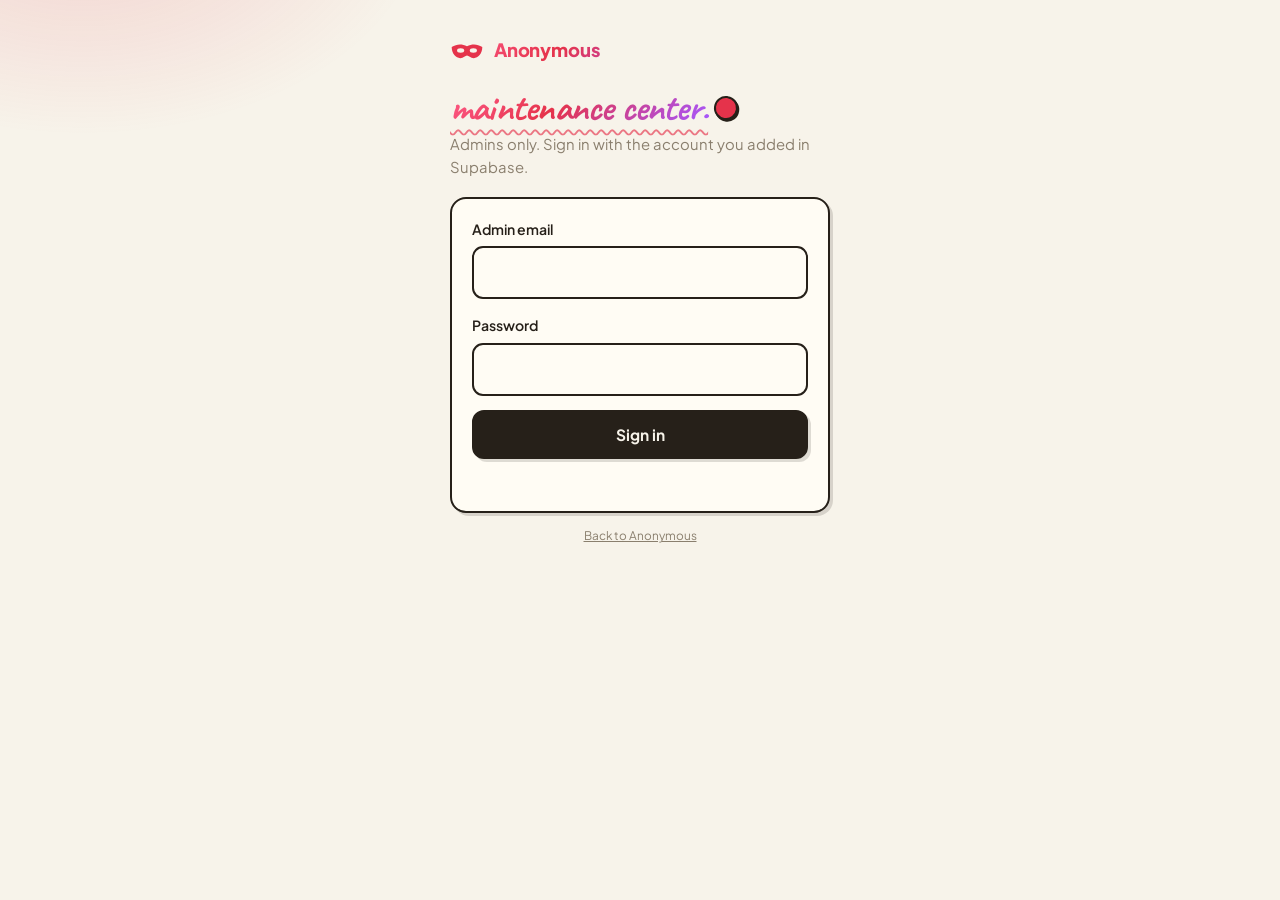
<file: admin.html>
<!DOCTYPE html>
<html lang="en"><head><meta charset="utf-8">
<base href="/">
<meta name="viewport" content="width=device-width, initial-scale=1, viewport-fit=cover">
<title>Anonymous Maintenance Center</title>
<meta name="description" content="Admin only.">
<meta name="theme-color" content="#E5334B"><meta name="robots" content="noindex">
<link rel="icon" href="favicon.svg" type="image/svg+xml">
<link rel="icon" href="favicon.ico" sizes="any">
<link rel="icon" type="image/png" sizes="48x48" href="favicon-48.png">
<link rel="apple-touch-icon" href="apple-touch-icon.png">
<link rel="manifest" href="site.webmanifest">
<meta property="og:type" content="website">
<meta property="og:site_name" content="Anonymous">
<meta property="og:title" content="Anonymous Maintenance Center">
<meta property="og:description" content="Admin only.">
<meta property="og:image" content="https://anonymous-ztsp.onrender.com/og-image.png">
<meta property="og:url" content="https://anonymous-ztsp.onrender.com/admin">
<meta name="twitter:card" content="summary_large_image">
<link href="https://fonts.googleapis.com/css2?family=Plus+Jakarta+Sans:wght@400;500;600;700;800&family=Caveat:wght@500;700&display=swap" rel="stylesheet">
<link rel="stylesheet" href="style.css">
<link rel="stylesheet" href="admin.css">
<script>
/* apply the saved theme before first paint (same key as the main app) */
try { var m = JSON.parse(localStorage.getItem('anon-theme')); if (m === 'dark' || m === 'light') document.documentElement.setAttribute('data-theme', m); } catch (e) {}
</script>
<script>try{if(/\/admin\.html$/.test(location.pathname))history.replaceState(null,'','/admin'+location.search+location.hash)}catch(e){}</script>
</head><body class="adm">

<main id="alogin" class="a-login">
 <div class="a-brand"><svg class="logo" viewBox="0 0 40 24" aria-hidden="true"><path d="M2 8c6-4 12-4 18-1 6-3 12-3 18 1 0 8-5 13-10 13-4 0-6-3-8-3s-4 3-8 3C7 21 2 16 2 8z" fill="var(--pink)"/><ellipse cx="12.5" cy="12" rx="4.2" ry="2.6" fill="var(--bg)"/><ellipse cx="27.5" cy="12" rx="4.2" ry="2.6" fill="var(--bg)"/></svg>Anonymous</div>
 <h1 class="headline" style="display:block">maintenance center.</h1>
 <p class="sub">Admins only. Sign in with the account you added in Supabase.</p>
 <div class="box">
  <label for="aemailIn">Admin email</label>
  <input id="aemailIn" type="email" autocomplete="username" autocapitalize="none">
  <label for="apass">Password</label>
  <input id="apass" type="password" autocomplete="current-password">
  <button class="btn full" id="aOpen">Sign in</button><p class="msg" id="amsg" role="status"></p>
 </div>
 <p class="fine"><a href="index.html" style="color:inherit">Back to Anonymous</a></p>
</main>

<div id="apanel" hidden></div>
<div id="toast" class="toast" role="status" hidden></div>

<script src="config.js"></script>
<script src="admin.js"></script>
<script>
if ('serviceWorker' in navigator) {
  window.addEventListener('load', function () { navigator.serviceWorker.register('./sw.js').catch(function () {}); });
}
</script>
</body></html>
</file>
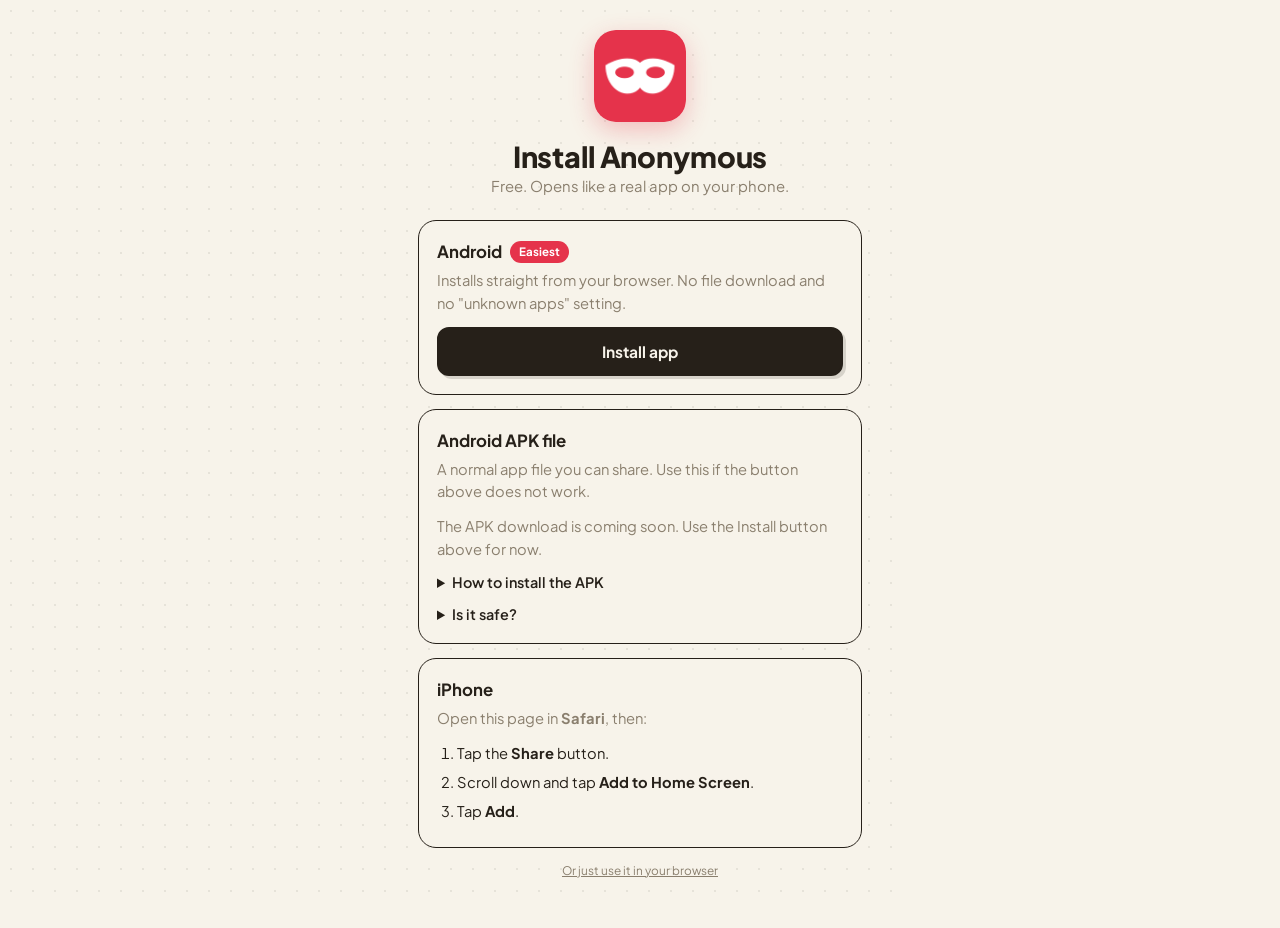
<file: install.html>
<!DOCTYPE html>
<html lang="en"><head><meta charset="utf-8">
<base href="/">
<meta name="viewport" content="width=device-width, initial-scale=1, viewport-fit=cover">
<title>Install Anonymous</title>
<meta name="description" content="Install Anonymous on your phone. Free. Send an anonymous song and message.">
<meta name="theme-color" content="#E5334B">
<link rel="icon" href="favicon.svg" type="image/svg+xml">
<link rel="icon" href="favicon.ico" sizes="any">
<link rel="apple-touch-icon" href="apple-touch-icon.png">
<link rel="manifest" href="site.webmanifest">
<link href="https://fonts.googleapis.com/css2?family=Plus+Jakarta+Sans:wght@400;500;600;700;800&family=Caveat:wght@500;700&display=swap" rel="stylesheet">
<link rel="stylesheet" href="style.css">
<style>
.ins{max-width:480px;margin:0 auto;padding:calc(18px + env(safe-area-inset-top,0px)) 18px 48px}
.ins-hero{text-align:center;padding:12px 0 22px}
.ins-hero img{width:92px;height:92px;border-radius:22px;box-shadow:0 8px 24px rgba(229,51,75,.28)}
.ins-hero h1{display:block;font-size:1.8rem;margin:14px 0 4px;padding:0}
.ins-card{border:1px solid var(--border);border-radius:18px;padding:18px;margin-bottom:14px;background:var(--bg)}
.ins-card h2{font-size:1.05rem;margin:0 0 4px;display:flex;gap:8px;align-items:center;flex-wrap:wrap}
.ins-card p{margin:0 0 12px;color:var(--muted);font-size:.92rem}
.ins-card ol{margin:12px 0 0;padding-left:20px;color:var(--text);font-size:.92rem}
.ins-card li{margin:6px 0}
.ins-card details{margin-top:10px}
.ins-card summary{cursor:pointer;font-weight:600;font-size:.9rem}
.ins-tag{font-size:.72rem;font-weight:700;color:#fff;background:var(--accent);padding:2px 9px;border-radius:999px}
.ins-ok{text-align:center;padding:26px 18px;border:1px solid var(--border);border-radius:18px;margin-bottom:14px}
.ins-ok h2{font-family:'Caveat',cursive;font-size:2.4rem;margin:0}
.btn[disabled]{opacity:.55}
</style>
<script>try{if(/\/install\.html$/.test(location.pathname))history.replaceState(null,'','/install'+location.search+location.hash)}catch(e){}</script>
<script async src="https://pagead2.googlesyndication.com/pagead/js/adsbygoogle.js?client=ca-pub-5406214154079167" crossorigin="anonymous"></script>
</head><body>
<main class="ins">
 <div class="ins-hero">
  <img src="icon-192.png" alt="Anonymous app icon" width="92" height="92">
  <h1>Install Anonymous</h1>
  <p class="sub" style="margin:0">Free. Opens like a real app on your phone.</p>
 </div>

 <section id="done" class="ins-ok" hidden>
  <h2>you're all set.</h2>
  <p class="sub" style="margin:6px 0 14px">Anonymous is already installed on this phone.</p>
  <a class="btn full" href="index.html">Open Anonymous</a>
 </section>

 <section id="android" class="ins-card">
  <h2>Android <span class="ins-tag">Easiest</span></h2>
  <p>Installs straight from your browser. No file download and no "unknown apps" setting.</p>
  <button class="btn full" id="pwaBtn" style="margin-top:0">Install app</button>
  <p id="pwaHint" hidden style="margin:10px 0 0">If nothing happens: open the <b>&#8942; menu</b> in Chrome, then tap <b>Install app</b> (or <b>Add to Home screen</b>). Make sure you opened this page in Chrome, not inside Facebook or Messenger.</p>
 </section>

 <section id="apk" class="ins-card">
  <h2>Android APK file</h2>
  <p>A normal app file you can share. Use this if the button above does not work.</p>
  <a class="btn ghost full" id="apkBtn" target="_blank" rel="noopener" hidden style="margin-top:0">Download the APK</a>
  <p id="apkSoon" style="margin:0">The APK download is coming soon. Use the Install button above for now.</p>
  <details>
   <summary>How to install the APK</summary>
   <ol>
    <li>Tap <b>Download the APK</b> and finish the steps on the next page.</li>
    <li>Open the downloaded file (<b>Anonymous.apk</b>).</li>
    <li>If Android asks, tap <b>Settings</b> and allow <b>Install unknown apps</b> for your browser or Files app. Then go back and tap <b>Install</b>.</li>
    <li>If Play Protect says it does not recognize the developer, tap <b>More details</b>, then <b>Install anyway</b>.</li>
    <li>Tap <b>Open</b>. You can turn the unknown apps setting off again.</li>
   </ol>
  </details>
  <details>
   <summary>Is it safe?</summary>
   <p style="margin:8px 0 0">The app only opens this website inside a full-screen window. Your account and messages live on the website, not in the file. Only install the APK from the link on this page.</p>
  </details>
 </section>

 <section id="ios" class="ins-card">
  <h2>iPhone</h2>
  <p>Open this page in <b>Safari</b>, then:</p>
  <ol style="margin-top:0">
   <li>Tap the <b>Share</b> button.</li>
   <li>Scroll down and tap <b>Add to Home Screen</b>.</li>
   <li>Tap <b>Add</b>.</li>
  </ol>
 </section>

 <p class="fine"><a href="index.html" style="color:inherit">Or just use it in your browser</a></p>
</main>
<div id="toast" class="toast" role="status" hidden></div>
<script src="apk-link.js"></script>
<script src="install.js"></script>
</body></html>
</file>
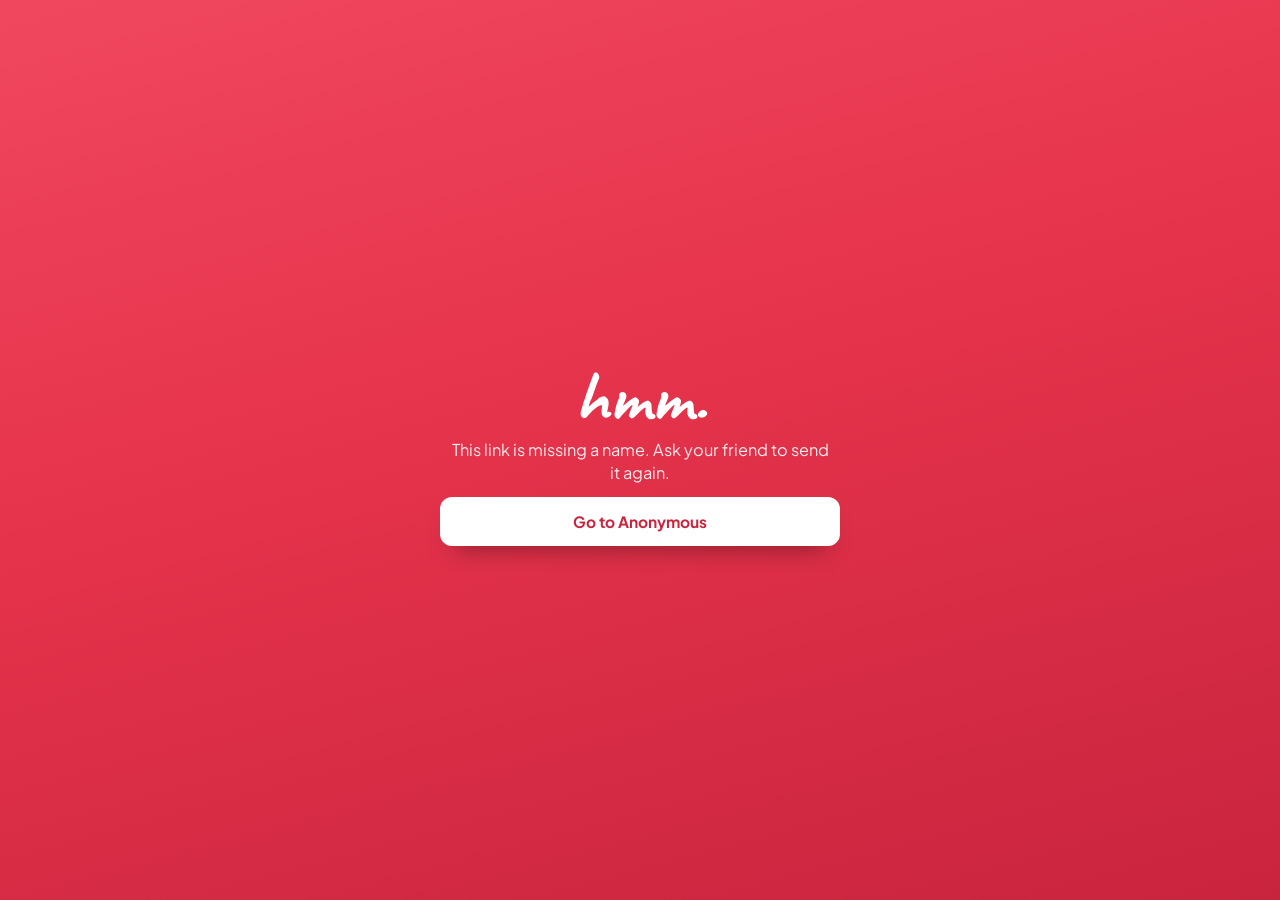
<file: send.html>
<!DOCTYPE html>
<html lang="en"><head><meta charset="utf-8">
<base href="/">
<meta name="viewport" content="width=device-width, initial-scale=1, viewport-fit=cover">
<title>Send an anonymous song</title>
<meta name="description" content="Someone shared their link with you. Send them a song and a message. They will never know it was you.">
<meta name="theme-color" content="#E5334B">
<link rel="icon" href="favicon.svg" type="image/svg+xml">
<link rel="icon" href="favicon.ico" sizes="any">
<link rel="icon" type="image/png" sizes="48x48" href="favicon-48.png">
<link rel="apple-touch-icon" href="apple-touch-icon.png">
<link rel="manifest" href="site.webmanifest">
<meta property="og:type" content="website">
<meta property="og:site_name" content="Anonymous">
<meta property="og:title" content="Send an anonymous song">
<meta property="og:description" content="Someone shared their link with you. Send them a song and a message. They will never know it was you.">
<meta property="og:image" content="https://anonymous-ztsp.onrender.com/og-image.png">
<meta property="og:url" content="https://anonymous-ztsp.onrender.com/send.html">
<meta name="twitter:card" content="summary_large_image">
<link rel="preconnect" href="https://itunes.apple.com" crossorigin>
<link rel="preconnect" href="https://audio-ssl.itunes.apple.com" crossorigin>
<link rel="preconnect" href="https://is1-ssl.mzstatic.com">
<link href="https://fonts.googleapis.com/css2?family=Plus+Jakarta+Sans:wght@400;500;600;700;800&family=Caveat:wght@500;700&display=swap" rel="stylesheet">
<link rel="stylesheet" href="style.css">
<script async src="https://pagead2.googlesyndication.com/pagead/js/adsbygoogle.js?client=ca-pub-5406214154079167" crossorigin="anonymous"></script>
</head><body class="lp">

<section id="sLoad" class="lp-center"><div class="empty">Loading...</div></section>

<main id="sForm" hidden>
 <header class="lp-hero">
  <div class="lp-brand"><svg viewBox="0 0 40 24" aria-hidden="true"><path d="M2 8c6-4 12-4 18-1 6-3 12-3 18 1 0 8-5 13-10 13-4 0-6-3-8-3s-4 3-8 3C7 21 2 16 2 8z" fill="#fff"/><ellipse cx="12.5" cy="12" rx="4.2" ry="2.6" fill="#E5334B"/><ellipse cx="27.5" cy="12" rx="4.2" ry="2.6" fill="#E5334B"/></svg>Anonymous</div>
  <div class="lp-av" id="sAv"></div>
  <h1 class="lp-name" id="sName"></h1>
  <p class="lp-sub">send me an anonymous song</p>
 </header>

 <div class="lp-sheet">
  <div class="lp-prompts" id="sPrompts" aria-label="Ideas for your message">
   <button>You are my favorite person</button><button>This song reminds me of you</button><button>I am sorry about before</button><button>Thank you for everything</button><button>I miss you</button>
  </div>
  <div class="lp-field">
   <textarea id="sText" maxlength="1000" placeholder="write your message..." aria-label="Your message"></textarea>
   <span class="lp-count" id="sCount">0 / 1000</span>
  </div>

  <div class="lp-song">
   <label for="sq">Pick a song</label>
   <p class="sub" style="margin:0 0 8px;font-size:.85rem">Tap the box for recommendations, or type to search.</p>
   <input id="sq" placeholder="Search a song or artist" autocomplete="off">
   <div class="res" id="sres" hidden></div>
   <div id="spicked"></div>
  </div>

  <button class="btn full lp-send" id="sSend">Send anonymously</button>
  <p class="msg" id="sMsg" role="status"></p>
  <p class="lp-lock"><svg viewBox="0 0 24 24" aria-hidden="true"><path d="M7 10V8a5 5 0 0 1 10 0v2h1a1 1 0 0 1 1 1v9a1 1 0 0 1-1 1H6a1 1 0 0 1-1-1v-9a1 1 0 0 1 1-1h1zm2 0h6V8a3 3 0 0 0-6 0v2z" fill="currentColor"/></svg><span id="sNote"></span></p>

  <div class="lp-own">
   <p>Want your own link? Get messages and songs from your friends.</p>
   <a class="btn ghost full" href="index.html">Get your own link</a>
  </div>
 </div>
</main>

<main id="sDone" class="lp-center" hidden>
 <div class="lp-done">
  <div id="sDoneArt" class="lp-doneart"></div>
  <h1>sent!</h1>
  <p class="sub" id="sDoneTxt"></p>
  <button class="btn full" id="sAgain">Send another</button>
  <a class="btn ghost full" href="index.html">Get your own link</a>
 </div>
</main>

<main id="sMiss" class="lp-center" hidden>
 <div class="lp-done"><h1>hmm.</h1><p class="sub" id="sMissTxt"></p><a class="btn full" href="index.html">Go to Anonymous</a></div>
</main>

<main id="sMaint" class="lp-center" hidden>
 <div class="lp-done"><h1>back soon.</h1><p class="sub" id="sMaintTxt"></p></div>
</main>

<script src="config.js"></script>
<script src="card-style.js"></script>
<script src="send.js"></script>
<script>
if ('serviceWorker' in navigator) {
  window.addEventListener('load', function () {
    navigator.serviceWorker.register('./sw.js').catch(function () {});
  });
}
</script>
</body></html>
</file>
<file: style.css>
:root{--bg:#fff;--surface:#F6F6F7;--border:#E4E4E7;--text:#111113;--muted:#66666F;--accent:#E5334B;
--info:#EEF3FF;--info-b:#C9D8FF;--info-t:#1E3A8A;--dcard:#111113;
--ink:var(--text);--pink:var(--accent);--mute:var(--muted);
box-sizing:border-box;padding-top:env(safe-area-inset-top,0px);padding-bottom:env(safe-area-inset-bottom,0px)}
@media (prefers-color-scheme:dark){:root:not([data-theme="light"]){--bg:#0C0C0E;--surface:#17171A;--border:#2A2A30;--text:#F4F4F5;--muted:#9A9AA5;--info:#12203F;--info-b:#25407A;--info-t:#BBD0FF;--dcard:#1C1C21}}
:root[data-theme="dark"]{--bg:#0C0C0E;--surface:#17171A;--border:#2A2A30;--text:#F4F4F5;--muted:#9A9AA5;--info:#12203F;--info-b:#25407A;--info-t:#BBD0FF;--dcard:#1C1C21}
html{scroll-padding-top:env(safe-area-inset-top,0px)}*{box-sizing:border-box}
body{margin:0;background:var(--bg);color:var(--text);font-family:'Plus Jakarta Sans',system-ui,sans-serif;font-size:16px;line-height:1.5;-webkit-font-smoothing:antialiased}
main{max-width:480px;margin:0 auto;padding:0 18px 56px}
.topbar{display:flex;align-items:center;justify-content:space-between;gap:12px;padding:16px 0 12px}
h1{display:flex;align-items:center;gap:10px;margin:0;padding:0;font-size:1.15rem;font-weight:800;letter-spacing:-.01em;line-height:1}
.logo{width:34px;height:21px;flex:none}
.theme-toggle{
  flex:none;width:40px;height:40px;border-radius:50%;border:1px solid var(--border);
  background:var(--surface);color:var(--text);cursor:pointer;
  display:grid;place-items:center;padding:0
}
.theme-toggle:active{transform:scale(.94)}
.theme-toggle .icon-sun,.theme-toggle .icon-moon{display:none}
:root[data-theme="dark"] .theme-toggle .icon-sun{display:block}
:root[data-theme="light"] .theme-toggle .icon-moon{display:block}
:root:not([data-theme]) .theme-toggle .icon-moon{display:block}
@media (prefers-color-scheme:dark){
  :root:not([data-theme="light"]) .theme-toggle .icon-sun{display:block}
  :root:not([data-theme="light"]) .theme-toggle .icon-moon{display:none}
}
.sub{color:var(--muted);font-size:.97rem;margin:6px 0 18px}
.headline{font-family:'Caveat',cursive;font-weight:700;font-size:2.75rem;line-height:1.02;margin:26px 0 8px;color:var(--text)}
button{font-family:inherit}
/* tabs */
.tabs{display:flex;gap:20px;border-bottom:1px solid var(--border);margin:0 0 22px;overflow-x:auto;scrollbar-width:none}
.tabs::-webkit-scrollbar{display:none}
.tabs button{flex:none;white-space:nowrap;border:0;border-bottom:2px solid transparent;margin-bottom:-1px;background:none;color:var(--muted);font:600 .9rem 'Plus Jakarta Sans',sans-serif;padding:10px 0;cursor:pointer}
.tabs button[aria-selected="true"]{color:var(--text);border-bottom-color:var(--text)}
/* buttons */
.btn{display:inline-block;border:1px solid var(--text);background:var(--text);color:var(--bg);font:600 .97rem 'Plus Jakarta Sans',sans-serif;padding:13px 22px;border-radius:999px;cursor:pointer;text-align:center;text-decoration:none}
.btn:active{opacity:.82}.btn:disabled{opacity:.5}
.btn.ghost{background:transparent;color:var(--text);border-color:var(--border)}
.btn.full{display:block;width:100%;margin-top:14px}
.row{display:flex;gap:10px}.row input{flex:1;min-width:0}
a.btn{display:inline-block}
.link{background:none;border:0;color:var(--muted);text-decoration:underline;font:inherit;font-size:.9rem;cursor:pointer;padding:0;margin-top:12px}
/* surfaces and forms */
.box{border:1px solid var(--border);border-radius:16px;padding:20px;background:var(--bg)}
.box h3{margin:0 0 6px;font-size:1.05rem}
label{display:block;font-weight:600;font-size:.88rem;margin:16px 0 6px}label:first-child{margin-top:0}
input,textarea,select{width:100%;font:inherit;font-size:1rem;color:var(--text);background:var(--bg);border:1px solid var(--border);border-radius:12px;padding:12px 14px}
textarea{height:140px;resize:none}
input:focus,textarea:focus,select:focus,button:focus-visible,a:focus-visible,summary:focus-visible{outline:2px solid var(--text);outline-offset:2px}
::placeholder{color:var(--muted);opacity:.8}
.res{background:var(--bg);border:1px solid var(--border);border-radius:12px;margin-top:6px;max-height:250px;overflow:auto;box-shadow:0 10px 30px rgba(0,0,0,.1)}
.res button{display:flex;gap:12px;align-items:center;width:100%;border:0;border-bottom:1px solid var(--border);background:none;color:var(--text);text-align:left;padding:10px 12px;cursor:pointer;font:inherit}
.res button:last-child{border-bottom:0}.res button:hover{background:var(--surface)}
.art{width:44px;height:44px;border-radius:8px;flex:none;object-fit:cover;display:block}
.res b,.song b,.pick b{display:block;font-weight:600;font-size:.95rem}
.res span,.song span,.pick span{color:var(--muted);font-size:.85rem}
.pick{display:flex;gap:12px;align-items:center;background:var(--surface);border-radius:14px;padding:10px 12px;margin-top:8px;border:1px solid var(--border)}
.pick .x{margin-left:0;border:0;background:none;color:var(--muted);font-size:1.5rem;cursor:pointer;width:36px;height:36px;border-radius:50%;display:flex;align-items:center;justify-content:center;flex:none}
.pick .play-pick{flex:none;width:40px;height:40px;border-radius:50%;border:0;background:var(--text);color:var(--bg);cursor:pointer;font-size:1rem;display:grid;place-items:center;padding:0;line-height:1;margin-left:auto}
.pick .play-pick:disabled{opacity:.45}
.pick .play-pick:active{transform:scale(.94)}
.msg{min-height:1.4em;margin:12px 0 0;font-weight:600;font-size:.92rem;text-align:center}.err{color:var(--accent)}
.warn{background:var(--info);color:var(--info-t);border:1px solid var(--info-b);border-radius:12px;padding:12px 14px;margin:0 0 16px;font-size:.9rem}
/* message card */
.card{background:var(--bg);border:1px solid var(--border);border-radius:16px;margin:14px 0;overflow:hidden;cursor:pointer;transition:border-color .15s}
.card:hover{border-color:var(--muted)}.card:active{background:var(--surface)}
.top{padding:16px 18px 14px}
.to{display:inline-block;font-weight:600;font-size:.8rem;background:var(--surface);border:1px solid var(--border);padding:3px 11px;border-radius:999px}
.stamp{display:inline-block;margin-left:6px;font-weight:600;font-size:.75rem;color:var(--muted);border:1px dashed var(--muted);padding:2px 10px;border-radius:999px}
.hand{font-family:'Caveat',cursive;font-weight:500;font-size:1.55rem;line-height:1.3;margin:12px 0 0;color:var(--text);white-space:pre-wrap;word-break:break-word}
.clip{display:-webkit-box;-webkit-line-clamp:3;-webkit-box-orient:vertical;overflow:hidden;white-space:normal}
.song{display:flex;gap:12px;align-items:center;background:var(--surface);border-top:1px solid var(--border);padding:12px 18px}
.song .play{margin-left:auto;border:0;cursor:pointer;background:var(--text);color:var(--bg);font:600 .82rem 'Plus Jakarta Sans',sans-serif;padding:8px 16px;border-radius:999px}
.empty{text-align:center;color:var(--muted);padding:32px 8px;font-size:.95rem}
.share{display:flex;flex-wrap:wrap;gap:8px;margin-top:12px}
.share a,.share button{border:1px solid var(--border);background:none;color:var(--text);font:600 .88rem 'Plus Jakarta Sans',sans-serif;padding:9px 16px;border-radius:999px;cursor:pointer;text-decoration:none}
.who{font-weight:800;font-size:1.1rem;margin:0 0 6px}
h2.sec{margin:28px 0 8px;font-size:1.1rem}
/* home */
.how{margin-top:28px}.how .box{padding:16px 18px;margin-bottom:12px}.how p{margin:0;color:var(--muted);font-size:.93rem}
.mq{overflow:hidden;margin:0 -18px;padding:2px 0;-webkit-mask-image:linear-gradient(90deg,transparent,#000 7%,#000 93%,transparent);mask-image:linear-gradient(90deg,transparent,#000 7%,#000 93%,transparent)}
.mq .track{display:flex;width:max-content;animation:mqL 40s linear infinite}.mq .track.rev{animation-name:mqR}
.mq:active .track{animation-play-state:paused}
@keyframes mqL{to{transform:translateX(-50%)}}@keyframes mqR{from{transform:translateX(-50%)}to{transform:translateX(0)}}
.mq .card{width:260px;flex:none;margin:8px 7px}.mq .clip{-webkit-line-clamp:2}.mq .hand{font-size:1.4rem}.mq .top{padding:14px 16px 12px}
@media (prefers-reduced-motion:reduce){.mq{overflow-x:auto}.mq .track{animation:none}}
/* opened message */
.back{border:0;background:none;color:var(--muted);font:600 .92rem 'Plus Jakarta Sans',sans-serif;padding:8px 0;cursor:pointer}
.hi{font-size:1.5rem;font-weight:800;margin:8px 0 2px;text-align:center}
#detail .sub{text-align:center}
.dcard{display:grid;grid-template-columns:128px 1fr;gap:16px;align-items:start;background:var(--dcard);color:#fff;border-radius:20px;padding:18px;border:1px solid var(--border)}
.bigart{width:128px;height:128px;border-radius:12px;object-fit:cover;display:block}
.dinfo b{display:block;font-size:1.3rem;line-height:1.2;font-weight:700}.dinfo span{color:#B4B4BD}
.pv{display:inline-block;margin-top:10px;font-style:normal;font-size:.75rem;font-weight:600;color:#B4B4BD;border:1px solid #44444C;padding:2px 10px;border-radius:999px}
.circle{width:56px;height:56px;border-radius:50%;background:#fff;color:#111113;border:0;font-size:1.2rem;cursor:pointer;display:grid;place-items:center;padding:0;justify-self:end;grid-column:2}
#detail .hand{border:1px solid var(--border);border-radius:16px;padding:18px;margin:12px 0 0}
/* support, footer */
.faq details{border-bottom:1px solid var(--border);padding:12px 0}.faq details:last-child{border:0}
.faq summary{font-weight:600;cursor:pointer}.faq p{margin:8px 0 0;color:var(--muted);font-size:.93rem}
.foot{margin-top:36px;text-align:center}.flinks{display:flex;gap:18px;justify-content:center}.flinks .link{margin:0}
.fine{font-size:.78rem;color:var(--muted);text-align:center;margin:14px 0 0}
[hidden]{display:none!important}
.gate-switch{display:flex;gap:8px;margin:0 0 14px}.gate-tab{flex:1;border:1px solid var(--border);background:var(--surface);color:var(--muted);padding:10px 12px;border-radius:12px;font:600 .92rem 'Plus Jakarta Sans',sans-serif;cursor:pointer}.gate-tab[aria-selected="true"]{background:var(--text);color:var(--bg);border-color:var(--text)}

/* admin, tickets, chat (same tokens as the rest of the site) */
.toast{position:fixed;left:50%;bottom:calc(20px + env(safe-area-inset-bottom,0px));transform:translateX(-50%);max-width:calc(100% - 36px);background:var(--text);color:var(--bg);padding:11px 18px;border-radius:999px;font-size:.9rem;font-weight:600;z-index:50;box-shadow:0 8px 24px rgba(0,0,0,.2)}
.toast.bad{background:var(--accent);color:#fff}
.between{display:flex;justify-content:space-between;align-items:center;gap:10px;margin:0 0 12px}
.between .link{margin:0}
.atabs{display:flex;gap:18px;border-bottom:1px solid var(--border);margin:0 0 18px}
.atabs button{border:0;border-bottom:2px solid transparent;margin-bottom:-1px;background:none;color:var(--muted);font:600 .9rem 'Plus Jakarta Sans',sans-serif;padding:8px 0;cursor:pointer}
.atabs button[aria-selected="true"]{color:var(--text);border-bottom-color:var(--text)}
.badge{display:inline-block;min-width:18px;padding:0 6px;border-radius:999px;background:var(--accent);color:#fff;font-size:.72rem;line-height:18px;text-align:center}
.dot{display:inline-block;width:9px;height:9px;border-radius:50%;margin-left:6px;background:var(--muted)}
.dot.on{background:#22A06B}.dot.warn{background:#E8A200}
.chip{display:inline-block;font-size:.72rem;font-weight:600;padding:2px 9px;border-radius:999px;border:1px solid var(--border);background:var(--surface);vertical-align:middle}
.chip.s-pending,.chip.s-draft{color:#9A6700}.chip.s-in_progress{color:#1F6FEB}.chip.s-resolved,.chip.s-approved{color:#1A7F4B}.chip.s-archived{color:var(--muted)}
.fchips{display:flex;flex-wrap:wrap;gap:8px;margin:0 0 14px}
.fchips button{border:1px solid var(--border);background:none;color:var(--muted);font:600 .82rem 'Plus Jakarta Sans',sans-serif;padding:6px 14px;border-radius:999px;cursor:pointer}
.fchips button[aria-pressed="true"]{background:var(--text);color:var(--bg);border-color:var(--text)}
.tk{margin-bottom:10px;padding:14px 16px;cursor:pointer}.tk:hover{border-color:var(--muted)}
.quote{background:var(--surface);border-radius:12px;padding:12px 14px;margin:0 0 6px;font-size:.95rem;white-space:pre-wrap;word-break:break-word}
.kv{display:flex;justify-content:space-between;gap:12px;margin:6px 0;font-size:.9rem;border-bottom:1px solid var(--border);padding-bottom:6px}.kv span{color:var(--muted)}.kv b{word-break:break-all;text-align:right}
label.check{display:flex;gap:10px;align-items:flex-start;font-weight:500;margin-top:14px}label.check input{width:auto;margin-top:3px}
.chatlog{max-height:300px;overflow-y:auto;display:flex;flex-direction:column;gap:8px;margin:0 0 12px}
.b{max-width:86%;padding:10px 14px;border-radius:16px;font-size:.95rem;white-space:pre-wrap;word-break:break-word}
.b.bot{align-self:flex-start;background:var(--surface);border:1px solid var(--border)}
.b.me{align-self:flex-end;background:var(--text);color:var(--bg)}
.consent{border:1px solid var(--border);border-radius:12px;padding:14px;margin:0 0 12px;background:var(--surface)}
.consent textarea{height:110px}
.tix{border-top:1px solid var(--border);padding:12px 0}.tix:first-child{border:0;padding-top:0}

/* username-only gate: three small tabs */
.gate-switch{display:flex;gap:6px;margin:0 0 14px}
.gate-tab{flex:1;border:1px solid var(--border);background:none;color:var(--muted);font:600 .82rem 'Plus Jakarta Sans',sans-serif;padding:9px 6px;border-radius:999px;cursor:pointer}
.gate-tab[aria-selected="true"]{background:var(--text);color:var(--bg);border-color:var(--text)}



/* chat extras */
.chips{display:flex;flex-wrap:wrap;gap:8px;margin:0 0 12px}
.chips button{border:1px solid var(--border);background:var(--bg);color:var(--text);font:500 .85rem 'Plus Jakarta Sans',sans-serif;padding:8px 14px;border-radius:999px;cursor:pointer}
.chips button:hover{border-color:var(--text)}
.typing{display:flex;gap:5px;padding:10px 14px;margin:0 0 10px;width:max-content;border-radius:16px;background:var(--surface);border:1px solid var(--border)}
.typing i{width:7px;height:7px;border-radius:50%;background:var(--muted);animation:blink 1.2s infinite}
.typing i:nth-child(2){animation-delay:.2s}.typing i:nth-child(3){animation-delay:.4s}
@keyframes blink{0%,80%,100%{opacity:.25}40%{opacity:1}}
@media (prefers-reduced-motion:reduce){.typing i{animation:none;opacity:.6}}
.songchip{align-self:flex-start;display:inline-block;font-size:.85rem;font-weight:600;color:var(--text);text-decoration:none;border:1px solid var(--border);border-radius:999px;padding:7px 14px;margin:0 0 6px}

/* link page (send.html): bold hero + white sheet */
body.lp{background:var(--accent)}
.lp-center{min-height:100vh;display:flex;align-items:center;justify-content:center;padding:24px 18px;background:var(--bg)}
.lp-hero{color:#fff;text-align:center;padding:calc(18px + env(safe-area-inset-top,0px)) 18px 64px;max-width:520px;margin:0 auto}
.lp-brand{display:inline-flex;align-items:center;gap:8px;font-weight:800;font-size:1rem;letter-spacing:-.01em;opacity:.95}
.lp-brand svg{width:30px;height:18px}
.lp-av{width:88px;height:88px;border-radius:50%;background:#fff;color:var(--accent);display:grid;place-items:center;font-weight:800;font-size:2.4rem;margin:22px auto 12px;box-shadow:0 0 0 6px rgba(255,255,255,.28)}
.lp-name{font-size:1.9rem;font-weight:800;letter-spacing:-.02em;margin:0;line-height:1.15;word-break:break-word}
.lp-sub{font-family:'Caveat',cursive;font-size:1.9rem;line-height:1;margin:6px 0 0;opacity:.95}
.lp-sheet{background:var(--bg);border-radius:28px 28px 0 0;max-width:520px;margin:-34px auto 0;padding:22px 18px calc(40px + env(safe-area-inset-bottom,0px));min-height:60vh}
.lp-prompts{display:flex;gap:8px;overflow-x:auto;margin:0 -18px 14px;padding:0 18px 4px;scrollbar-width:none}
.lp-prompts::-webkit-scrollbar{display:none}
.lp-prompts button{flex:none;border:1px solid var(--border);background:var(--surface);color:var(--text);font:500 .85rem 'Plus Jakarta Sans',sans-serif;padding:8px 14px;border-radius:999px;cursor:pointer;white-space:nowrap}
.lp-prompts button:active{background:var(--border)}
.lp-field{position:relative;z-index:1}
.lp-field textarea{
  height:150px;border-radius:18px;padding:16px 16px 30px;
  font-family:'Caveat',cursive;font-size:1.65rem;line-height:1.25;
  background:var(--surface);border-color:transparent;color:var(--text);
  caret-color:var(--accent);
  -webkit-user-select:text;user-select:text;
  pointer-events:auto;touch-action:manipulation;
  -webkit-appearance:none;appearance:none
}
.lp-field textarea:focus{background:var(--bg);border-color:var(--text)}
.lp-count{position:absolute;right:14px;bottom:10px;font-size:.75rem;color:var(--muted);pointer-events:none;z-index:2}
.lp-song{position:relative;z-index:1}
.lp-song input{
  -webkit-user-select:text;user-select:text;
  pointer-events:auto;touch-action:manipulation;
  caret-color:var(--accent);color:var(--text);
  -webkit-appearance:none;appearance:none
}
.lp-song .res{position:relative;z-index:5}
.lp-song{margin-top:16px}
.lp-song label{margin-top:0;font-weight:700;font-size:.9rem}
.lp-song .sub{margin:4px 0 10px}
.lp-song input{border-radius:999px;padding-left:18px;background:var(--surface);border-color:transparent}
.lp-song input:focus{background:var(--bg);border-color:var(--text)}
.lp-pick{
  display:flex;gap:12px;align-items:center;
  background:var(--surface);border:1px solid var(--border);
  border-radius:18px;padding:12px;margin-top:12px
}
.lp-pick .art{width:56px;height:56px;border-radius:12px;object-fit:cover;flex:none}
.lp-pick .art-ph,.art-ph{
  background:linear-gradient(135deg,var(--border),var(--surface));
  display:block
}
.lp-pick .pt{flex:1;min-width:0}
.lp-pick b{display:block;font-weight:700;font-size:1rem;overflow:hidden;text-overflow:ellipsis;white-space:nowrap}
.lp-pick span{color:var(--muted);font-size:.85rem}
.lp-pick .lp-play{
  flex:none;width:44px;height:44px;border-radius:50%;border:0;
  background:var(--text);color:var(--bg);cursor:pointer;font-size:1rem;
  display:grid;place-items:center;padding:0;margin-left:auto
}
.lp-pick .lp-play:active{transform:scale(.94)}
.lp-pick .lp-play:disabled{opacity:.45}
.lp-pick .x{
  flex:none;width:36px;height:36px;border-radius:50%;border:0;
  background:none;color:var(--muted);font-size:1.45rem;cursor:pointer;
  display:grid;place-items:center;padding:0
}
.lp-pick .x:hover{background:var(--border)}
.lp-send{margin-top:20px;font-size:1.1rem;padding:16px}
.lp-lock{display:flex;gap:8px;align-items:center;justify-content:center;color:var(--muted);font-size:.82rem;margin:12px 0 0}
.lp-lock svg{width:14px;height:14px;flex:none}
.lp-own{margin-top:34px;padding-top:22px;border-top:1px solid var(--border);text-align:center}
.lp-own p{color:var(--muted);font-size:.9rem;margin:0 0 4px}
.lp-done{width:100%;max-width:400px;text-align:center}
.lp-done h1{font-family:'Caveat',cursive;font-size:3.6rem;margin:6px 0 4px;display:block;padding:0}
.lp-doneart{width:150px;height:150px;border-radius:18px;margin:0 auto 6px;background:var(--surface);overflow:hidden}
.lp-doneart img{width:100%;height:100%;object-fit:cover;display:block}
.lp-name{display:block;padding:0;text-align:center}

/* ---------- Support Buddy floating button + sheet ---------- */
.support-fab{
  position:fixed;right:16px;bottom:calc(20px + env(safe-area-inset-bottom,0px));
  z-index:40;width:56px;height:56px;border-radius:50%;border:0;
  background:var(--accent);color:#fff;cursor:pointer;
  box-shadow:0 6px 20px rgba(229,51,75,.4);
  display:flex;align-items:center;justify-content:center;
  transition:transform .15s,box-shadow .15s
}
.support-fab:hover,.support-fab:focus-visible{transform:scale(1.06);box-shadow:0 8px 28px rgba(229,51,75,.5)}
.support-fab:active{transform:scale(.96)}
.support-overlay{
  position:fixed;inset:0;z-index:60;background:rgba(0,0,0,.45);
  display:flex;align-items:flex-end;justify-content:center;
  animation:fadeIn .2s ease
}
.support-overlay[hidden]{display:none!important}
@keyframes fadeIn{from{opacity:0}to{opacity:1}}
.support-sheet{
  width:100%;max-width:480px;max-height:88vh;
  background:var(--bg);border-radius:22px 22px 0 0;
  display:flex;flex-direction:column;
  box-shadow:0 -8px 40px rgba(0,0,0,.25);
  animation:slideUp .28s ease
}
@keyframes slideUp{from{transform:translateY(40%)}to{transform:translateY(0)}}
.support-head{
  display:flex;align-items:center;justify-content:space-between;
  padding:16px 18px 12px;border-bottom:1px solid var(--border);flex:none
}
.support-head h2{margin:0;font-size:1.15rem;font-weight:700}
.support-close{
  width:36px;height:36px;border-radius:50%;border:0;background:var(--surface);
  color:var(--muted);font-size:1.5rem;line-height:1;cursor:pointer
}
.support-body{padding:14px 18px calc(24px + env(safe-area-inset-bottom,0px));overflow-y:auto;flex:1}

/* nicer picked song card (matches screenshot style) */
.pick{
  display:flex;gap:12px;align-items:center;
  background:var(--surface);border-radius:14px;padding:10px 12px;margin-top:8px;
  border:1px solid var(--border)
}
.pick .art{width:52px;height:52px;border-radius:10px}
.pick .pt{flex:1;min-width:0}
.pick b{display:block;font-weight:700;overflow:hidden;text-overflow:ellipsis;white-space:nowrap}
.pick span{color:var(--muted);font-size:.85rem}
.pick .x{
  margin-left:auto;border:0;background:none;color:var(--muted);
  font-size:1.5rem;cursor:pointer;width:36px;height:36px;border-radius:50%;
  display:flex;align-items:center;justify-content:center
}
.pick .x:hover{background:var(--border)}
/* recommendation header inside results */
.res-head{padding:8px 12px 4px;font-size:.78rem;font-weight:600;color:var(--muted);text-transform:uppercase;letter-spacing:.04em}

/* ---------- theme toggle ---------- */
.theme-row{display:flex;gap:6px;justify-content:center;margin:0 0 14px}
.theme-btn{border:1px solid var(--border);background:var(--surface);color:var(--muted);font:600 .8rem 'Plus Jakarta Sans',sans-serif;padding:6px 12px;border-radius:999px;cursor:pointer}
.theme-btn[aria-pressed="true"]{background:var(--text);color:var(--bg);border-color:var(--text)}

/* ---------- reactions (compact + hold-to-pick) ---------- */
.reacts{
  display:flex;flex-wrap:wrap;align-items:center;gap:8px;
  padding:10px 18px 12px;border-top:1px solid var(--border);background:var(--bg);
  -webkit-user-select:none;user-select:none
}
.react-chips{display:flex;flex-wrap:wrap;gap:6px;flex:1;min-width:0}
.react-chip{
  display:inline-flex;align-items:center;gap:3px;
  border:1px solid var(--border);background:var(--surface);border-radius:999px;
  padding:3px 9px;font-size:.82rem;font-weight:600;color:var(--text)
}
.react-chip.on{border-color:var(--accent);background:color-mix(in srgb,var(--accent) 12%,var(--surface))}
.react-main{
  flex:none;min-width:40px;height:36px;padding:0 12px;border-radius:999px;
  border:1px solid var(--border);background:var(--surface);color:var(--text);
  font:600 .95rem 'Plus Jakarta Sans',sans-serif;cursor:pointer;
  display:inline-flex;align-items:center;justify-content:center;gap:4px
}
.react-main.on{border-color:var(--accent);background:color-mix(in srgb,var(--accent) 14%,var(--surface))}
.react-main .n{color:var(--muted);font-size:.8rem}
.react-main:active{transform:scale(.96)}
.react-bar{display:flex;justify-content:center;margin-top:14px}
.react-bar .reacts{border:0;background:transparent;padding:0;justify-content:center}
.reply-btn{margin-top:12px}
.react-picker{
  position:fixed;z-index:90;display:flex;gap:4px;padding:8px 10px;
  background:var(--bg);border:1px solid var(--border);border-radius:999px;
  box-shadow:0 10px 30px rgba(0,0,0,.2)
}
.react-pick-btn{
  width:42px;height:42px;border:0;border-radius:50%;background:var(--surface);
  font-size:1.35rem;cursor:pointer;display:grid;place-items:center;padding:0
}
.react-pick-btn:active{transform:scale(1.12);background:var(--border)}

/* ---------- success burst + haptic feedback visual ---------- */
.success-burst{
  position:fixed;left:50%;top:42%;transform:translate(-50%,-50%) scale(.6);
  z-index:80;font-family:'Caveat',cursive;font-size:3.2rem;font-weight:700;
  color:var(--accent);pointer-events:none;opacity:0;
  text-shadow:0 4px 24px rgba(229,51,75,.35)
}
.success-burst.show{animation:burstIn .9s ease forwards}
@keyframes burstIn{
  0%{opacity:0;transform:translate(-50%,-50%) scale(.5)}
  25%{opacity:1;transform:translate(-50%,-50%) scale(1.15)}
  60%{opacity:1;transform:translate(-50%,-50%) scale(1)}
  100%{opacity:0;transform:translate(-50%,-55%) scale(1.05)}
}
.msg.ok-pop{animation:msgPop .45s ease}
@keyframes msgPop{0%{transform:scale(.92);opacity:.4}60%{transform:scale(1.04)}100%{transform:scale(1);opacity:1}}

/* play button inside picked song */
.pick .play-pick{
  flex:none;width:40px;height:40px;border-radius:50%;border:0;
  background:var(--text);color:var(--bg);cursor:pointer;font-size:.95rem;
  display:grid;place-items:center;padding:0
}
.pick .play-pick:disabled{opacity:.4}

/* inbox badge polish */
.badge{display:inline-flex;align-items:center;justify-content:center;min-width:1.25rem;height:1.25rem;padding:0 5px;border-radius:999px;background:var(--accent);color:#fff;font-size:.7rem;font-weight:700;margin-left:4px;vertical-align:middle}

/* card new highlight */
.card.new{border-color:var(--accent);box-shadow:0 0 0 1px color-mix(in srgb,var(--accent) 30%,transparent)}

/* announcement banner (set from the admin Controls tab) */
.announce{display:flex;align-items:flex-start;gap:10px;margin:0 0 14px;padding:11px 12px 11px 14px;border-radius:14px;background:var(--info);border:1px solid var(--info-b);color:var(--info-t);font-size:.92rem;line-height:1.4}
.announce span{flex:1;word-break:break-word}
.announce button{flex:none;border:0;background:none;color:inherit;font-size:1.4rem;line-height:1;width:28px;height:28px;border-radius:50%;cursor:pointer;padding:0;margin:-3px 0 0}
.announce[hidden]{display:none}
.report-link{display:block;margin:18px auto 0}
.report-box{margin-top:6px}
.report-box .chips{justify-content:center}

/* ---------- polish: touch, spacing, loading, status bars ---------- */
html{-webkit-tap-highlight-color:transparent;-webkit-text-size-adjust:100%}
button,a,[role="button"],.tabs button,.card{touch-action:manipulation}
/* leave room under the last item so the floating help button never sits on top of it */
main{padding-bottom:calc(104px + env(safe-area-inset-bottom,0px))}
.support-fab{transition:transform .15s,box-shadow .15s,opacity .15s}
body.kb-open .support-fab{opacity:0;pointer-events:none;transform:scale(.8)}

/* card header: To / From pills on the left, time on the right */
.thead{display:flex;align-items:center;gap:6px;min-width:0}
.thead .stamp{margin-left:0}
.thead .to{max-width:55%;overflow:hidden;text-overflow:ellipsis;white-space:nowrap}
.when{margin-left:auto;flex:none;color:var(--muted);font-size:.76rem;font-weight:500;white-space:nowrap}

/* loading placeholders instead of a blank page */
.skel-card{height:156px;border-radius:16px;margin:14px 0;border:1px solid var(--border);
  background:linear-gradient(90deg,var(--surface) 0%,var(--border) 50%,var(--surface) 100%);background-size:200% 100%;animation:skelMove 1.3s linear infinite}
@keyframes skelMove{to{background-position:-200% 0}}
@media (prefers-reduced-motion:reduce){.skel-card{animation:none}}

/* offline bar (the announcement bar is styled above) */
.netbar{margin:0 0 14px;padding:10px 14px;border-radius:12px;background:var(--surface);border:1px dashed var(--muted);color:var(--muted);font-size:.88rem;text-align:center}
.netbar[hidden]{display:none}
#feedMore{margin:18px 0 6px}

/* =====================================================================
   v5 design layer: floating app navigation, warmer hero, richer cards
   ===================================================================== */
:root{--navh:78px;--grad:linear-gradient(135deg,#E5334B 0%,#FF5C5C 62%,#FF8A4C 100%)}
@media (prefers-color-scheme:dark){:root:not([data-theme="light"]){--shadow:0 0 0 transparent}}
body::before{content:"";position:fixed;left:-20%;right:-20%;top:0;height:58vh;z-index:-1;pointer-events:none;
  background:radial-gradient(55% 70% at 50% 0%,color-mix(in srgb,var(--accent) 15%,transparent),transparent 72%)}

/* top bar stays put and blurs what scrolls under it */
.topbar{position:sticky;top:0;z-index:30;margin:0 -18px;padding:14px 18px 10px;
  background:color-mix(in srgb,var(--bg) 86%,transparent);-webkit-backdrop-filter:blur(14px);backdrop-filter:blur(14px)}
.headline{font-size:3.1rem;letter-spacing:-.01em}

/* bottom navigation (the old text tabs, now an app-style bar) */
.tabs{position:fixed;left:50%;transform:translateX(-50%);bottom:calc(10px + env(safe-area-inset-bottom,0px));z-index:45;
  width:min(456px,calc(100% - 24px));margin:0;gap:2px;padding:6px;overflow:visible;border:1px solid var(--border);border-radius:26px;
  background:color-mix(in srgb,var(--bg) 88%,transparent);-webkit-backdrop-filter:blur(16px);backdrop-filter:blur(16px);
  box-shadow:0 12px 32px -10px rgba(0,0,0,.28)}
.tabs button{flex:1;min-width:0;position:relative;display:flex;flex-direction:column;align-items:center;justify-content:center;gap:3px;
  height:54px;padding:0;margin:0;border:0;border-radius:20px;background:none;color:var(--muted);
  font:600 .68rem 'Plus Jakarta Sans',sans-serif;transition:background .15s,color .15s,transform .12s}
.tabs button:active{transform:scale(.94)}
.tabs button[aria-selected="true"]{color:var(--accent);border-bottom-color:transparent;background:color-mix(in srgb,var(--accent) 12%,transparent)}
.tabs .tl{display:block;line-height:1}
.tabs svg{display:block}
.tabs .badge{position:absolute;top:3px;left:calc(50% + 6px);margin:0;min-width:18px;height:18px;line-height:18px;font-size:.66rem;box-shadow:0 0 0 2px var(--bg)}
main{padding-bottom:calc(var(--navh) + 84px + env(safe-area-inset-bottom,0px))}
.support-fab{bottom:calc(var(--navh) + 12px + env(safe-area-inset-bottom,0px));width:46px;height:46px}
.support-fab svg{width:22px;height:22px}
/* fade out while scrolling so it never covers a Play button */
body.scrolling .support-fab{opacity:0;pointer-events:none;transform:scale(.85)}
.toast{bottom:calc(var(--navh) + 12px + env(safe-area-inset-bottom,0px))}
/* no nav on the sign-up screen, in maintenance, or on a direct link: sit lower */
body:has(#tabs[hidden]) .support-fab,body:has(#tabs[hidden]) .toast{bottom:calc(20px + env(safe-area-inset-bottom,0px))}
body:has(#tabs[hidden]) main{padding-bottom:calc(96px + env(safe-area-inset-bottom,0px))}
body.kb-open .tabs{display:none}

/* primary actions get the brand gradient */
#home>.btn.full:not(.ghost),#send,#dailyGo,#claimBtn,.sent-actions .btn:not(.ghost){background:var(--grad);border-color:transparent;color:#fff;box-shadow:0 10px 22px -8px rgba(229,51,75,.55)}
#home>.btn.full:not(.ghost):active,#send:active,#dailyGo:active,#claimBtn:active{transform:scale(.985)}

/* cards */
.card{border-radius:20px;box-shadow:0 1px 2px rgba(0,0,0,.04),0 14px 28px -18px rgba(0,0,0,.22);transition:border-color .15s,transform .15s,box-shadow .15s}
.card:active{transform:scale(.99)}
.song{background:color-mix(in srgb,var(--surface) 70%,var(--bg))}
#feed .card,#mine .card,#hlist .card{animation:cardIn .38s cubic-bezier(.2,.8,.2,1) both}
#feed .card:nth-child(2),#mine .card:nth-child(2),#hlist .card:nth-child(2){animation-delay:.05s}
#feed .card:nth-child(3),#mine .card:nth-child(3),#hlist .card:nth-child(3){animation-delay:.1s}
#feed .card:nth-child(4),#mine .card:nth-child(4),#hlist .card:nth-child(4){animation-delay:.15s}
#feed .card:nth-child(n+5),#mine .card:nth-child(n+5),#hlist .card:nth-child(n+5){animation-delay:.2s}
@keyframes cardIn{from{opacity:0;transform:translateY(10px)}to{opacity:1;transform:none}}

/* one-tap reactions */
.reacts{flex-wrap:nowrap;justify-content:space-between;gap:6px;padding:9px 12px 11px}
.react-btn{flex:1;min-width:0;display:inline-flex;align-items:center;justify-content:center;gap:4px;height:36px;padding:0 4px;border-radius:999px;
  border:1px solid var(--border);background:var(--surface);color:var(--text);font:600 .76rem 'Plus Jakarta Sans',sans-serif;cursor:pointer;
  transition:transform .12s,background .15s,border-color .15s}
.react-btn .em{font-size:1.05rem;line-height:1;display:inline-block}
.react-btn .n{color:var(--muted);font-variant-numeric:tabular-nums}
.react-btn.on{border-color:var(--accent);background:color-mix(in srgb,var(--accent) 14%,var(--surface))}
.react-btn.on .n{color:var(--accent)}
.react-btn:active{transform:scale(.9)}
.react-btn.pop .em{animation:emPop .45s cubic-bezier(.3,1.6,.5,1)}
@keyframes emPop{0%{transform:scale(1)}40%{transform:scale(1.7) rotate(-10deg)}100%{transform:scale(1)}}
.react-bar .reacts{width:100%;border:0;padding:0}

/* home */
.daily{margin:26px 0 6px;padding:20px 20px 16px;border-radius:24px;border:1px solid color-mix(in srgb,var(--accent) 30%,var(--border));
  background:linear-gradient(150deg,color-mix(in srgb,var(--accent) 13%,var(--bg)),var(--bg) 70%)}
.daily-k{font-weight:800;font-size:.7rem;letter-spacing:.14em;text-transform:uppercase;color:var(--accent)}
.daily-q{font-family:'Caveat',cursive;font-weight:700;font-size:2rem;line-height:1.1;margin:8px 0 14px}
.daily-row{display:flex;align-items:center;gap:16px}
.daily-row .btn{padding:10px 22px}.daily-row .link{margin:0}
.steps{list-style:none;margin:26px 0 4px;padding:0;display:grid;gap:16px}
.steps li{display:flex;gap:14px;align-items:flex-start}
.steps .n{flex:none;width:30px;height:30px;border-radius:50%;background:var(--text);color:var(--bg);display:grid;place-items:center;font-weight:800;font-size:.85rem}
.steps b{display:block;font-size:1rem}
.steps p{margin:2px 0 0;color:var(--muted);font-size:.9rem}

/* submit */
.scrollrow{flex-wrap:nowrap;overflow-x:auto;scrollbar-width:none;margin-right:-20px;padding-right:20px}
.scrollrow::-webkit-scrollbar{display:none}
.scrollrow button{flex:none}
.count{text-align:right;font-size:.78rem;color:var(--muted);min-height:1em;margin-top:4px}
.count.warn{color:var(--accent);font-weight:700}
#surprise{display:block;margin:12px auto 0}
.sent-actions{display:grid;gap:10px;margin-top:16px;text-align:center}
.sent-actions .btn{margin:0}
.sent-actions .link{margin:2px auto 0}
.share-btn{margin-top:10px}

/* browse */
.bsearch{position:relative;margin:2px 0 10px}
.bsearch svg{position:absolute;left:15px;top:50%;transform:translateY(-50%);color:var(--muted);pointer-events:none}
.bsearch input{padding-left:44px;border-radius:999px;background:var(--surface)}
.bsort{display:flex;align-items:center;gap:8px;margin:0 0 4px}
.bsort button[data-s]{border:1px solid var(--border);background:var(--bg);color:var(--muted);font:600 .84rem 'Plus Jakarta Sans',sans-serif;padding:8px 16px;border-radius:999px;cursor:pointer}
.bsort button[aria-pressed="true"]{background:var(--text);color:var(--bg);border-color:var(--text)}
.bsort .rf{margin-left:auto;width:38px;height:38px;border-radius:50%;border:1px solid var(--border);background:var(--bg);color:var(--text);font-size:1.25rem;line-height:1;cursor:pointer;padding:0}
.bsort .rf.spin{animation:rfSpin .6s ease}
@keyframes rfSpin{to{transform:rotate(360deg)}}
.new-pill{position:sticky;top:68px;z-index:20;display:block;margin:8px auto;background:var(--grad);color:#fff;border:0;border-radius:999px;padding:9px 18px;
  font:700 .85rem 'Plus Jakarta Sans',sans-serif;box-shadow:0 10px 22px -6px rgba(229,51,75,.5);cursor:pointer;animation:pillIn .3s cubic-bezier(.3,1.4,.5,1)}
.new-pill[hidden]{display:none}
@keyframes pillIn{from{opacity:0;transform:translateY(-8px) scale(.9)}to{opacity:1;transform:none}}

/* history */
.hstats{display:grid;grid-auto-flow:column;grid-auto-columns:1fr;gap:8px;margin:0 0 6px}
.hstats div{border:1px solid var(--border);border-radius:16px;padding:12px 6px;text-align:center;background:var(--bg)}
.hstats b{display:block;font-size:1.4rem;line-height:1.1}
.hstats span{display:block;color:var(--muted);font-size:.68rem;line-height:1.2;margin-top:4px}
.hstats .hot{border-color:var(--accent)}.hstats .hot b{color:var(--accent)}

@media (prefers-reduced-motion:reduce){
  #feed .card,#mine .card,#hlist .card,.new-pill,.react-btn.pop .em,.bsort .rf.spin{animation:none!important}
  .card,.tabs button,.react-btn{transition:none}
}

/* the personal-link page (send.html) has its own full-colour layout: keep the app-only rules off it */
body.lp::before{display:none}
body.lp main:not(.lp-center){padding-bottom:0}

/* send.html layout fixes: sheet bleeds edge to edge, fills the screen, no doubled safe-area padding */
body.lp #sForm{max-width:none;padding:0}
body.lp #sForm:not([hidden]){min-height:100vh;min-height:100dvh;display:flex;flex-direction:column}
body.lp .lp-sheet{flex:1 0 auto;width:100%;min-height:0}
body.lp .lp-hero{width:100%;padding-top:18px}
body.lp .lp-sub{text-wrap:balance}
body.lp .lp-sheet .msg{min-height:0;margin:10px 0 0}
body.lp .lp-sheet .msg:empty{display:none}
body.lp .lp-lock{margin-top:14px}
:root:has(body.lp){padding-bottom:0}
@media (min-width:560px){body.lp .lp-sheet{border-radius:28px 28px 0 0}}

/* ---------- profile page (My Box) + custom message cards ---------- */
.pf{margin:0 0 22px}
.pf-head{text-align:center;padding-top:6px}
.pf-av{position:relative;width:96px;height:96px;border-radius:50%;border:0;padding:0;cursor:pointer;background:var(--grad) center/cover;color:#fff;font:800 2.4rem 'Plus Jakarta Sans',sans-serif;display:grid;place-items:center}
.pf-av i{position:absolute;right:-2px;bottom:-2px;width:32px;height:32px;border-radius:50%;background:var(--bg);color:var(--text);border:1px solid var(--border);font-style:normal;font-size:.95rem;display:grid;place-items:center}
.pf-name{margin:14px 0 8px;font-size:1.5rem;font-weight:800;letter-spacing:-.01em}
.pf-link{border:0;background:var(--surface);color:var(--muted);font:600 .88rem 'Plus Jakarta Sans',sans-serif;padding:9px 18px;border-radius:999px;cursor:pointer;max-width:100%;overflow:hidden;text-overflow:ellipsis;white-space:nowrap}

/* Profile info with link and share buttons */
.pf-info{
  flex: 1;
  min-width: 0;
  margin-left: 12px;
}

.pf-link-row{
  display: flex;
  gap: 8px;
  align-items: center;
  flex-wrap: wrap;
  margin-top: 8px;
}

.pf-link-row .btn{
  padding: 9px 18px;
  font-size: 0.88rem;
  font-weight: 600;
}

/* Share popup */
.share-popup{
  position: absolute;
  top: 100%;
  left: 0;
  right: 0;
  background: var(--surface);
  border: 1px solid var(--border);
  border-radius: 12px;
  padding: 12px;
  margin-top: 8px;
  z-index: 100;
  box-shadow: 0 4px 12px rgba(0,0,0,0.15);
  display: none;
}

.share-popup.show{
  display: block;
}

.share-popup .share{
  margin: 0;
  padding: 0;
}

.share-popup::before{
  content: '';
  position: absolute;
  top: -8px;
  left: 20px;
  width: 0;
  height: 0;
  border-left: 8px solid transparent;
  border-right: 8px solid transparent;
  border-bottom: 8px solid var(--border);
}
.pf-stats{display:grid;grid-template-columns:repeat(4,1fr);margin:20px 0 0}
.pf-stats b{display:block;font-size:1.7rem;font-weight:800;line-height:1.1}
.pf-stats span{color:var(--muted);font-size:.85rem;font-weight:600}
.pf-boost{margin:22px 0 0;padding:18px;border-radius:22px;color:#111113;background:linear-gradient(120deg,#FFE0B8,#FFE9E5)}
.pf-bt{display:flex;justify-content:space-between;align-items:center}
.pf-bt b{font-size:1.15rem}
.pf-bt em{font-style:normal;font-weight:800;font-size:.8rem;color:#fff;background:var(--grad);padding:3px 10px;border-radius:999px}
.pf-bar{height:8px;border-radius:99px;background:#fff;margin:12px 0 10px;overflow:hidden}
.pf-bar i{display:block;height:100%;width:0;border-radius:99px;background:var(--grad);transition:width .5s ease}
.pf-boost p{margin:0;color:#4a4a52;font-size:.9rem}
.pf-h{margin:24px 0 10px;font-size:.95rem;color:var(--muted)}
.pf-list{list-style:none;margin:0;padding:0;display:grid;gap:10px}
.pf-list button{width:100%;display:flex;align-items:center;gap:14px;padding:16px;border-radius:18px;border:1px solid var(--border);background:var(--surface);color:var(--text);font:inherit;cursor:pointer;text-align:left}
.pf-list b{flex:1;font-size:.98rem}
.pf-list em{font-style:normal;font-weight:800;font-size:.75rem;color:#fff;background:var(--grad);padding:3px 10px;border-radius:999px}
.pf-list .ck{flex:none;width:26px;height:26px;border-radius:50%;border:2px dashed var(--muted);display:grid;place-items:center;font-size:.8rem;color:#fff}
.pf-list .done{opacity:.6}.pf-list .done b{text-decoration:line-through}
.pf-list .done .ck{border:0;background:var(--accent)}
.pf-cust .card{margin:0 0 14px;cursor:default}
.cv-sw{display:flex;gap:10px;align-items:center;flex-wrap:wrap}
.cv-sw button,.cv-col{width:40px;height:40px;border-radius:50%;border:2px solid var(--border);padding:0;cursor:pointer;margin:0;overflow:hidden;position:relative}
.cv-sw button[aria-pressed="true"]{border-color:var(--text);box-shadow:0 0 0 2px var(--bg) inset}
.cv-col{background:conic-gradient(#f44,#fc4,#4f4,#4cf,#84f,#f44)}
.cv-col input{opacity:0;position:absolute;inset:0;width:100%;height:100%;padding:0;border:0;cursor:pointer}
.has-style .card{background:var(--card-bg);border-color:transparent}
.has-style .card .top,.has-style .card .hand,.has-style .card .when{color:var(--card-fg,#fff)}
.has-style .card .to,.has-style .card .stamp{background:rgba(255,255,255,.2);border-color:rgba(255,255,255,.45);color:var(--card-fg,#fff)}
.has-style .card .hand{text-shadow:var(--card-sh,none)}
.pf-cust input[type=range]{width:100%;margin-top:12px}
.pf-cust .row .btn{flex:1;padding-left:10px;padding-right:10px}

/* =====================================================================
   send.html polish (sits on top of the layout fix above): hero, song card, send button, "sent" screen
   ===================================================================== */
body.lp{background:#E5334B linear-gradient(165deg,#F0475F 0%,#E5334B 44%,#C9243E 100%);min-height:100vh}
:root:has(body.lp){background:#E5334B}   /* the colour you see when you pull past the top or bottom */
.lp-hero{position:relative;padding-bottom:70px;overflow:hidden}   /* the decoration circle must not make the page scroll sideways */
.lp-hero::before{content:"";position:absolute;right:-60px;top:-30px;width:230px;height:230px;border-radius:50%;background:rgba(255,255,255,.09)}
.lp-hero::after{content:"\266A";position:absolute;left:6%;top:112px;font-size:3.4rem;line-height:1;color:rgba(255,255,255,.16);transform:rotate(-14deg)}
.lp-hero>*{position:relative}
.lp-av{background:linear-gradient(180deg,#fff,#FFE8EB);box-shadow:0 0 0 6px rgba(255,255,255,.28),0 14px 28px -10px rgba(0,0,0,.35)}
.lp-name{font-size:2rem}
.lp-sub{font-size:2.05rem;margin-top:8px}
.lp-sheet{margin-top:-38px;border-radius:30px 30px 0 0;box-shadow:0 -14px 30px -16px rgba(0,0,0,.28)}

.lp-prompts{-webkit-mask-image:linear-gradient(90deg,#000 88%,transparent);mask-image:linear-gradient(90deg,#000 88%,transparent);padding-right:36px}
.lp-prompts button{padding:9px 15px}
.lp-field textarea{min-height:150px;max-height:300px;overflow-y:auto;height:150px}
.lp-field textarea:focus,.lp-song input:focus{box-shadow:0 0 0 4px color-mix(in srgb,var(--accent) 16%,transparent);outline:none}

.lp-pick{padding:10px 12px 10px 10px;border-radius:20px;gap:12px}
.lp-pick .art{width:54px;height:54px;border-radius:12px}
.lp-pick .pt{display:block;min-width:0}
.lp-pick .pt b{font-size:.98rem}
.lp-pick .pt span{display:block;overflow:hidden;text-overflow:ellipsis;white-space:nowrap;margin-top:1px}
.lp-pick .lp-play{width:42px;height:42px}
.lp-pick .x{width:32px;height:32px;margin-left:-4px}

.lp-send{background:var(--grad);border-color:transparent;color:#fff;box-shadow:0 14px 26px -12px rgba(229,51,75,.7);font-weight:700}
.lp-send:active{transform:scale(.985)}
.lp-send:disabled{opacity:.7}

body.lp .lp-center{background:transparent;color:#fff;min-height:100vh}
body.lp .lp-center .sub,body.lp .lp-center .empty{color:rgba(255,255,255,.9)}
body.lp .lp-center .btn{background:#fff;color:#C9243E;border-color:#fff;box-shadow:0 14px 26px -14px rgba(0,0,0,.45)}
body.lp .lp-center .btn.ghost{background:transparent;color:#fff;border-color:rgba(255,255,255,.7);box-shadow:none}
.lp-done h1{font-size:4.6rem;color:#fff;animation:sentPop .6s cubic-bezier(.3,1.5,.5,1) both}
.lp-done .sub{font-size:1.02rem;line-height:1.45;margin:0 8px 8px}
.lp-doneart{width:176px;height:176px;padding:8px;background:#fff;border-radius:16px;margin:0 auto 18px;transform:rotate(-4deg);
  box-shadow:0 22px 40px -16px rgba(0,0,0,.5);animation:artIn .55s cubic-bezier(.3,1.4,.5,1) both}
.lp-doneart img{border-radius:10px}
.lp-done .btn.full{margin-top:12px}
@keyframes sentPop{from{opacity:0;transform:scale(.6)}to{opacity:1;transform:none}}
@keyframes artIn{from{opacity:0;transform:translateY(24px) rotate(6deg) scale(.9)}to{opacity:1;transform:rotate(-4deg)}}
@media (prefers-reduced-motion:reduce){.lp-done h1,.lp-doneart{animation:none}}

/* profile: centre the avatar, let the card buttons wrap instead of squeezing */
.pf-av{margin:0 auto}
.pf-cust .row{flex-wrap:wrap}
.pf-cust .row .btn{flex:1 1 40%;white-space:nowrap}
.pf-cust .row #cvSave{flex-basis:100%;background:var(--grad);border-color:transparent;color:#fff}

/* ---- styled message cards: song row + buttons follow the card design ---- */
.has-style .card .song{background:var(--card-glass,rgba(10,10,14,.46));border-top-color:rgba(255,255,255,.18);-webkit-backdrop-filter:blur(8px);backdrop-filter:blur(8px)}
.has-style .card .song b,.has-style .card .song span{color:var(--card-fg,#fff)}
.has-style .card .song span span{opacity:.75}
.has-style .card .rbar,.has-style .card .reacts{background:var(--card-glass,rgba(10,10,14,.46));border-top-color:rgba(255,255,255,.18)}
.has-style .card:active{background:var(--card-bg)}
.has-style .card .hand{font-size:1.7rem}
.pv-card{cursor:default;margin:8px 0 0}.pv-card:active{transform:none}
.pv-card .art{width:44px;height:44px;border-radius:10px;object-fit:cover;flex:none}
.pv-card .hand{overflow-wrap:anywhere}
/* link page + submit: preview block */
.lp-pv,.sub-pv{margin-top:18px}
.lp-pv label,.sub-pv label{margin-top:0;font-weight:700;font-size:.9rem}
/* link page hero wears the owner's card design */
.lp-hero.lp-styled{background:var(--pg-bg,#1b1b20);max-width:none;color:var(--pg-fg,#fff);text-shadow:var(--pg-sh,none);border-radius:0 0 28px 28px;margin:0 auto}
.lp-hero.lp-styled>*{max-width:520px;margin-left:auto;margin-right:auto}
.lp-hero.lp-styled .lp-brand{display:flex;justify-content:center}
body.lp:has(.lp-styled){background:var(--bg)}
.lp-sheet{margin-top:-34px}
.lp-hero.lp-styled+.lp-sheet{margin-top:-28px}
.lp-hero.lp-styled+.lp-sheet{margin-top:0;border-radius:0}
.lp-hero.lp-styled{padding-bottom:40px}

/* profile stats: even columns, centred numbers and labels */
.pf-stats{grid-template-columns:repeat(4,1fr);text-align:center;gap:4px;padding:0 4px}
.pf-stats>div{display:flex;flex-direction:column;align-items:center;gap:2px;min-width:0}
.pf-stats b{font-variant-numeric:tabular-nums}
.pf-stats span{font-size:.78rem;white-space:nowrap}
.tabs button{font-size:.64rem}

/* per-card design (Browse, History): same look as .has-style .card */
.card.has-style{background:var(--card-bg);border-color:transparent}
.card.has-style .top,.card.has-style .hand,.card.has-style .when{color:var(--card-fg,#fff)}
.card.has-style .to,.card.has-style .stamp{background:rgba(255,255,255,.2);border-color:rgba(255,255,255,.45);color:var(--card-fg,#fff)}
.card.has-style .hand{text-shadow:var(--card-sh,none);font-size:1.7rem}
.card.has-style .song{background:var(--card-glass,rgba(10,10,14,.46));border-top-color:rgba(255,255,255,.18);-webkit-backdrop-filter:blur(8px);backdrop-filter:blur(8px)}
.card.has-style .song b,.card.has-style .song span{color:var(--card-fg,#fff)}
.card.has-style .song span span{opacity:.75}
.card.has-style .reacts{background:var(--card-glass,rgba(10,10,14,.46));border-top-color:rgba(255,255,255,.18)}
.card.has-style:active{background:var(--card-bg)}
.card.has-style .react-btn,.has-style .card .react-btn{background:rgba(255,255,255,.14);border-color:rgba(255,255,255,.28);color:var(--card-fg,#fff)}
.card.has-style .react-btn.on,.has-style .card .react-btn.on{background:rgba(255,255,255,.3)}
.card.has-style .react-btn .n,.has-style .card .react-btn .n{color:var(--card-fg,#fff)}

.cv-opt{display:flex;gap:10px;align-items:flex-start;margin:14px 0 0;font-size:.88rem;color:var(--muted);font-weight:500}
.cv-opt input{flex:none;width:20px;height:20px;margin:1px 0 0}

body.lp{overflow-anchor:none}

/* photo header: the WHOLE photo is visible, framed by a blurred copy of itself */
.lp-hero.lp-photo{position:relative;isolation:isolate;overflow:hidden;min-height:300px}
.lp-hero.lp-photo::before{content:'';position:absolute;inset:-30px;z-index:-2;background:var(--pg-img) center/cover no-repeat;filter:blur(22px) brightness(.75);transform:scale(1.1)}
.lp-hero.lp-photo::after{content:'';position:absolute;inset:0;z-index:-1;background:linear-gradient(rgba(0,0,0,var(--pg-dim,.3)),rgba(0,0,0,var(--pg-dim,.3))),var(--pg-img) center/contain no-repeat}
/* editor preview of the page background */
.pg-prev{max-width:none;padding:16px 14px 18px;border-radius:20px;margin-top:14px;text-align:center;color:#fff;min-height:0}
.pg-prev:not(.lp-styled){background:var(--accent)}
.pg-prev.lp-photo{min-height:190px}
.pg-prev .lp-av{width:56px;height:56px;font-size:1.5rem;margin:4px auto 8px;box-shadow:0 0 0 4px rgba(255,255,255,.28)}
.pg-prev .lp-name{font-size:1.15rem}
.pg-prev .lp-sub{font-size:1.3rem}
/* reset the decorative circle / music note on photo headers so they cannot tilt or shrink the photo layers */
.lp-hero.lp-photo::before{right:auto;top:-30px;left:-30px;width:calc(100% + 60px);height:calc(100% + 60px);inset:auto;border-radius:0;transform:scale(1.1);font-size:0}
.lp-hero.lp-photo::after{left:0;top:0;right:0;bottom:0;width:auto;height:auto;transform:none;font-size:0;color:transparent;border-radius:0}

/* ---------- link page: the owner's background covers the WHOLE page (header, message box, song picker, footer) ---------- */
body.lp main.lp-styled{position:relative;isolation:isolate;background:var(--pg-bg,#1b1b20);color:var(--pg-fg,#fff);text-shadow:var(--pg-sh,none)}
/* photo: blurred copy fills the screen, the whole photo sits on top; both stay fixed while the form scrolls */
body.lp main.lp-photo{background:#111}
body.lp main.lp-photo::before{content:'';position:fixed;left:-30px;top:-30px;width:calc(100% + 60px);height:calc(100% + 60px);z-index:-2;background:var(--pg-img) center/cover no-repeat;filter:blur(22px) brightness(.75);transform:scale(1.1)}
body.lp main.lp-photo::after{content:'';position:fixed;inset:0;z-index:-1;background:linear-gradient(rgba(0,0,0,calc(var(--pg-dim,.3) + .12)),rgba(0,0,0,calc(var(--pg-dim,.3) + .12))),var(--pg-img) center/contain no-repeat}
/* header and sheet become see-through so the page background shows behind everything */
body.lp main.lp-styled .lp-hero{background:none;text-shadow:inherit;color:inherit}
body.lp main.lp-styled .lp-sheet{background:transparent;border-radius:0}
body.lp main.lp-styled .lp-song label,body.lp main.lp-styled .lp-song .sub,body.lp main.lp-styled .lp-lock,body.lp main.lp-styled .lp-own p{color:var(--pg-fg,#fff)}
body.lp main.lp-styled .lp-song .sub,body.lp main.lp-styled .lp-lock,body.lp main.lp-styled .lp-own p{opacity:.85}
body.lp main.lp-styled .lp-own{border-top-color:currentColor;border-top-color:rgba(127,127,127,.45)}
/* inputs stay readable on any background: light frosted panels with dark text */
body.lp main.lp-styled .lp-prompts button,body.lp main.lp-styled .lp-field textarea,body.lp main.lp-styled .lp-song input{background:rgba(255,255,255,.88);color:#111113;border-color:transparent;text-shadow:none}
body.lp main.lp-styled .lp-field textarea:focus,body.lp main.lp-styled .lp-song input:focus{background:#fff;border-color:#111113}
body.lp main.lp-styled .lp-field textarea::placeholder,body.lp main.lp-styled .lp-song input::placeholder{color:#6b6b74}
body.lp main.lp-styled .lp-count{color:#66666F;text-shadow:none}
body.lp main.lp-styled .lp-pick,body.lp main.lp-styled .res{color:var(--text);text-shadow:none}
body.lp main.lp-styled .lp-own .btn.ghost{color:inherit;border-color:currentColor;text-shadow:none}
body.lp main.lp-styled .lp-send,body.lp main.lp-styled .lp-send:active{text-shadow:none}
body.lp main.lp-styled .lp-sheet,body.lp main.lp-styled .lp-hero{box-shadow:none}

/* sent / not-found / maintenance screens wear the same background (they used to turn white) */
body.lp main.lp-styled.lp-center{background:var(--pg-bg,#1b1b20);color:var(--pg-fg,#fff)}
body.lp main.lp-photo.lp-center{background:#111}
body.lp main.lp-styled .lp-done h1{color:var(--pg-fg,#fff)}
body.lp main.lp-styled .lp-done .sub,body.lp main.lp-styled.lp-center .sub{color:var(--pg-fg,#fff);opacity:.92}
body.lp main.lp-styled.lp-center .btn.ghost{color:var(--pg-fg,#fff);border-color:currentColor}

/* song suggestions + picked song: see-through frosted glass so the page background shows through, blurred */
body.lp main.lp-styled .lp-song .res,body.lp main.lp-styled .lp-pick{
  background:var(--pg-glass,rgba(10,10,14,.42));color:var(--pg-fg,#fff);text-shadow:none;
  border:1px solid rgba(255,255,255,.22);
  -webkit-backdrop-filter:blur(18px) saturate(1.3);backdrop-filter:blur(18px) saturate(1.3);
  box-shadow:0 10px 30px rgba(0,0,0,.18)}
body.lp main.lp-styled .res button{background:none;color:var(--pg-fg,#fff);border-bottom-color:rgba(255,255,255,.18)}
body.lp main.lp-styled .res button:hover,body.lp main.lp-styled .res button:active{background:rgba(255,255,255,.14)}
body.lp main.lp-styled .res b,body.lp main.lp-styled .lp-pick b{color:var(--pg-fg,#fff)}
body.lp main.lp-styled .res span,body.lp main.lp-styled .lp-pick span,body.lp main.lp-styled .res-head{color:var(--pg-fg,#fff);opacity:.78}
body.lp main.lp-styled .res-head{opacity:.7}

/* safety, activity and blocked senders (private messages + profile) */
.btn.danger{background:var(--accent);border-color:var(--accent);color:#fff}
.btn.small{padding:8px 16px;font-size:.85rem}
.safety{margin-top:26px;border-top:1px solid var(--border);padding-top:14px}
.safety h3{margin:0 0 8px;font-size:.95rem;color:var(--muted)}
.srow{display:flex;align-items:center;gap:12px;width:100%;background:var(--bg);color:var(--text);border:1px solid var(--border);border-radius:14px;padding:13px 14px;margin:0 0 8px;font:600 .95rem 'Plus Jakarta Sans',sans-serif;cursor:pointer;text-align:left}
.srow:active{background:var(--surface)}
.srow span:nth-child(2){flex:1}
.srow i{font-style:normal;color:var(--muted);font-size:1.3rem}
.srow.bad{color:var(--accent)}
.sic{width:32px;height:32px;border-radius:50%;background:var(--surface);display:grid;place-items:center;flex:none;font-weight:800}
.safety-note{margin:6px 0 0;font-size:.82rem}
.act{border:1px solid var(--border);border-radius:16px;background:var(--bg);padding:6px 14px}
.act-row{display:flex;gap:12px;align-items:center;padding:10px 0;border-bottom:1px solid var(--border)}
.act-row:last-child{border-bottom:0}
.act-row b{display:block;font-size:.92rem}
.act-row span{color:var(--muted);font-size:.8rem}
.act-ic{width:34px;height:34px;border-radius:50%;background:var(--surface);display:grid;place-items:center;flex:none;font-size:1rem}
.act-ic.m{background:var(--accent);color:#fff}
.pf-safety{border:1px solid var(--border);border-radius:16px;padding:14px;background:var(--bg)}

/* the sender's design becomes the background of the whole opened message (song panel + message) */
.dstage{margin-top:14px}
#detail .dstage.has-style{background:var(--card-bg);border-radius:26px;padding:14px;box-shadow:0 22px 44px -24px rgba(0,0,0,.6)}
#detail .dstage.has-style .dcard{background:var(--card-glass,rgba(10,10,14,.46));color:var(--card-fg,#fff);border-color:rgba(255,255,255,.22);-webkit-backdrop-filter:blur(10px);backdrop-filter:blur(10px)}
#detail .dstage.has-style .dinfo b,#detail .dstage.has-style .dinfo span{color:var(--card-fg,#fff)}
#detail .dstage.has-style .pv{color:var(--card-fg,#fff);border-color:rgba(255,255,255,.4)}
#detail .dstage.has-style .sub{color:var(--card-fg,#fff);text-shadow:var(--card-sh,none)}
#detail .dstage.has-style .hand{border:0;background:transparent;color:var(--card-fg,#fff);text-shadow:var(--card-sh,none);padding:18px 8px 10px;font-size:1.9rem;line-height:1.35}

/* Premium card, sender hints */
.prem{background:var(--surface);border:1px solid var(--border);border-radius:16px;padding:14px;margin:0 0 14px}
.prem-h{display:flex;align-items:center;justify-content:space-between;gap:10px}
.prem-tag{font:700 .72rem 'Plus Jakarta Sans',sans-serif;background:var(--pink,#E5334B);color:#fff;border-radius:999px;padding:3px 10px}
.prem-lock{opacity:.8}
.hints{background:var(--surface);border:1px solid var(--border);border-radius:16px;padding:14px;margin:16px 0}
.hints h3{margin:0 0 8px;font-size:1rem}
.hint-row{display:flex;justify-content:space-between;gap:10px;padding:8px 0;border-bottom:1px solid var(--border);font-size:.92rem}
.hint-row:last-of-type{border-bottom:0;margin-bottom:8px}
.hint-row.lock{opacity:.6}

/* =====================================================================
   v6 design layer: glassy / gradient refresh (NGL x Instagram vibes)
   Sits on top of everything. Same tokens, richer surfaces.
   ===================================================================== */

/* --- new identity: pink -> violet -> blue --- */
:root{
  --grad:linear-gradient(135deg,#FF5C8A 0%,#E5334B 30%,#A855F7 68%,#4F7CFF 100%);
  --grad-soft:linear-gradient(135deg,rgba(255,92,138,.16),rgba(168,85,247,.14),rgba(79,124,255,.16));
  --glow-pink:rgba(229,51,75,.35);
  --glow-violet:rgba(168,85,247,.28);
  --glass:color-mix(in srgb,var(--bg) 72%,transparent);
  --glass-border:color-mix(in srgb,var(--text) 10%,transparent);
  --card-glow:0 18px 40px -22px rgba(80,40,140,.35)
}

/* --- ambient gradient orbs behind everything --- */
body::before{
  content:"";position:fixed;left:-25%;top:-10%;width:70vw;height:60vh;z-index:-1;pointer-events:none;
  background:radial-gradient(55% 65% at 45% 0%,var(--glow-pink),transparent 70%);
  opacity:.7
}
body::after{
  content:"";position:fixed;right:-30%;top:22%;width:65vw;height:55vh;z-index:-1;pointer-events:none;
  background:radial-gradient(55% 60% at 60% 30%,var(--glow-violet),transparent 70%);
  opacity:.55;filter:blur(6px)
}
@media (prefers-color-scheme:dark){
  :root:not([data-theme="light"]){--glow-pink:rgba(255,92,138,.22);--glow-violet:rgba(168,85,247,.2)}
}
:root[data-theme="dark"]{--glow-pink:rgba(255,92,138,.22);--glow-violet:rgba(168,85,247,.2)}

/* --- brand: gradient wordmark --- */
h1#homeLink{background:var(--grad);-webkit-background-clip:text;background-clip:text}
h1#homeLink{color:transparent}
h1#homeLink .logo{fill:var(--accent)}

/* --- topbar: frosted glass with gradient hairline --- */
.topbar{
  background:color-mix(in srgb,var(--bg) 65%,transparent);
  -webkit-backdrop-filter:blur(20px) saturate(1.4);backdrop-filter:blur(20px) saturate(1.4);
  border-bottom:1px solid var(--glass-border)
}
.topbar::after{
  content:"";position:absolute;left:18px;right:18px;bottom:-1px;height:1px;
  background:linear-gradient(90deg,transparent,var(--accent),#A855F7,transparent);opacity:.55
}
.theme-toggle{
  background:var(--glass);-webkit-backdrop-filter:blur(8px);backdrop-filter:blur(8px);
  border-color:var(--glass-border);
  transition:transform .15s,box-shadow .2s
}
.theme-toggle:hover{box-shadow:0 6px 18px -8px var(--glow-pink)}

/* --- headline: gradient ink --- */
.headline{background:var(--grad);-webkit-background-clip:text;background-clip:text;color:transparent}
#detail .sub,.lp-hero .lp-sub{background:none;color:inherit;-webkit-text-fill-color:currentColor}
h1#homeLink{-webkit-text-fill-color:transparent}
.headline{-webkit-text-fill-color:transparent}

/* --- cards: glass surfaces, hover lift, soft glow --- */
.card{
  background:var(--glass);
  border:1px solid var(--glass-border);
  box-shadow:var(--card-glow),inset 0 1px 0 color-mix(in srgb,#fff 8%,transparent);
  transition:border-color .18s,transform .18s,box-shadow .25s
}
@media (hover:hover){
  .card:hover{
    transform:translateY(-2px);
    border-color:color-mix(in srgb,var(--accent) 35%,var(--border));
    box-shadow:0 24px 48px -20px rgba(80,40,140,.45),inset 0 1px 0 color-mix(in srgb,#fff 10%,transparent)
  }
}
.card .song{background:color-mix(in srgb,var(--surface) 55%,transparent)}
.card.new{box-shadow:0 0 0 1px color-mix(in srgb,var(--accent) 35%,transparent),var(--card-glow)}

/* --- boxes / forms: frosted panels --- */
.box,.act,.pf-safety,.prem,.hints,.daily{
  background:var(--glass);
  border:1px solid var(--glass-border);
  -webkit-backdrop-filter:blur(14px);backdrop-filter:blur(14px);
  box-shadow:0 12px 32px -24px rgba(0,0,0,.4),inset 0 1px 0 color-mix(in srgb,#fff 6%,transparent)
}
.daily{border-color:color-mix(in srgb,var(--accent) 28%,var(--glass-border));
  background:linear-gradient(150deg,color-mix(in srgb,var(--accent) 12%,var(--bg)),color-mix(in srgb,#A855F7 8%,var(--bg)) 60%,var(--glass))}

/* --- inputs: glass with gradient focus ring --- */
input,textarea,select{
  background:color-mix(in srgb,var(--surface) 60%,transparent);
  border:1px solid var(--glass-border);
  transition:border-color .18s,box-shadow .18s,background .18s
}
input:focus,textarea:focus,select:focus{
  outline:none;border-color:var(--accent);
  box-shadow:0 0 0 4px color-mix(in srgb,var(--accent) 15%,transparent)
}
button:focus-visible,a:focus-visible,summary:focus-visible{
  outline:2px solid var(--accent);outline-offset:2px
}
::selection{background:color-mix(in srgb,var(--accent) 30%,transparent)}

/* --- primary buttons: gradient + shine sweep --- */
.btn{position:relative;overflow:hidden;transition:transform .15s,box-shadow .2s,opacity .15s}
.btn:active{transform:scale(.97);opacity:.9}
@media (hover:hover){.btn:hover{box-shadow:0 10px 26px -12px var(--glow-pink)}}
#home>.btn.full:not(.ghost),#send,#dailyGo,#claimBtn,.sent-actions .btn:not(.ghost),.lp-send,#cvSave{
  box-shadow:0 14px 30px -12px var(--glow-pink),0 6px 18px -8px var(--glow-violet)
}
.btn.ghost{
  background:var(--glass);-webkit-backdrop-filter:blur(8px);backdrop-filter:blur(8px);
  border-color:var(--glass-border)
}

/* --- bottom nav: floating glass pill, gradient active glow --- */
.tabs{
  background:color-mix(in srgb,var(--bg) 62%,transparent);
  -webkit-backdrop-filter:blur(22px) saturate(1.5);backdrop-filter:blur(22px) saturate(1.5);
  border-color:var(--glass-border);
  box-shadow:0 18px 44px -16px rgba(0,0,0,.35),inset 0 1px 0 color-mix(in srgb,#fff 10%,transparent)
}
.tabs button[aria-selected="true"]{
  background:var(--grad-soft);
  box-shadow:inset 0 0 0 1px color-mix(in srgb,var(--accent) 25%,transparent)
}

/* --- chips / pills: glassy --- */
.fchips button,.bsort button[data-s],.chips button,.lp-prompts button,.react-btn,.share a,.share button,.theme-btn,.gate-tab,.pf-link{
  background:var(--glass);
  border-color:var(--glass-border);
  -webkit-backdrop-filter:blur(6px);backdrop-filter:blur(6px);
  transition:transform .12s,border-color .15s,background .15s
}
@media (hover:hover){
  .fchips button:hover,.chips button:hover,.share a:hover,.share button:hover{border-color:color-mix(in srgb,var(--accent) 40%,var(--border));transform:translateY(-1px)}
}
.fchips button[aria-pressed="true"],.bsort button[aria-pressed="true"],.theme-btn[aria-pressed="true"],.gate-tab[aria-selected="true"]{
  background:var(--grad);color:#fff;border-color:transparent;
  box-shadow:0 8px 20px -10px var(--glow-pink)
}

/* --- toast + support FAB: glass --- */
.toast{
  background:color-mix(in srgb,var(--text) 88%,transparent);
  -webkit-backdrop-filter:blur(14px);backdrop-filter:blur(14px);
  border:1px solid color-mix(in srgb,#fff 12%,transparent)
}
.support-fab{
  background:var(--grad);border:1px solid rgba(255,255,255,.25);
  box-shadow:0 12px 28px -8px var(--glow-pink)
}

/* --- avatars / stats: gradient rings --- */
.pf-av,.lp-av{position:relative}
.pf-av::before,.steps .n{
  background:var(--grad)
}
.steps .n{box-shadow:0 8px 18px -8px var(--glow-pink)}
.hstats div{background:var(--glass);border-color:var(--glass-border)}
.pf-boost{box-shadow:0 18px 40px -24px rgba(80,40,140,.5)}

/* --- skeletons: gradient shimmer --- */
.skel-card{
  background:linear-gradient(90deg,color-mix(in srgb,var(--surface) 80%,transparent) 0%,color-mix(in srgb,var(--accent) 12%,var(--border)) 50%,color-mix(in srgb,var(--surface) 80%,transparent) 100%);
  background-size:200% 100%;animation:skelMove 1.3s linear infinite;
  border-color:var(--glass-border)
}

/* --- success burst: gradient ink + stronger glow --- */
.success-burst{
  background:var(--grad);-webkit-background-clip:text;background-clip:text;color:transparent;-webkit-text-fill-color:transparent;
  text-shadow:none;filter:drop-shadow(0 6px 26px var(--glow-pink))
}

/* --- badges / pills glow --- */
.badge{box-shadow:0 4px 12px -4px var(--glow-pink)}
.new-pill{box-shadow:0 14px 28px -10px var(--glow-pink)}

/* --- react chips: glass pop --- */
.react-btn.on{
  background:var(--grad-soft);
  border-color:color-mix(in srgb,var(--accent) 45%,transparent)
}

/* --- smooth theme change --- */
body,main,.topbar,.tabs,.card,.box,input,textarea{
  transition-property:background-color,border-color,color;
  transition-duration:.25s
}

/* --- keep motion optional --- */
@media (prefers-reduced-motion:reduce){
  .card,.btn,.tabs button,.react-btn,.share a,.share button{transition:none}
  body::after{filter:none}
}

/* =====================================================================
   v6.1: NGL-style Views button + dedicated views page
   ===================================================================== */
.views-open{
  display:flex;align-items:center;gap:12px;width:100%;margin:16px 0 14px;padding:14px 16px;
  border-radius:18px;cursor:pointer;text-align:left;font:inherit;color:var(--text);
  background:var(--glass);border:1px solid var(--glass-border);
  -webkit-backdrop-filter:blur(12px);backdrop-filter:blur(12px);
  box-shadow:0 12px 30px -22px rgba(80,40,140,.4),inset 0 1px 0 color-mix(in srgb,#fff 6%,transparent);
  transition:transform .16s,border-color .16s,box-shadow .2s
}
.views-open:active{transform:scale(.99)}
@media (hover:hover){
  .views-open:hover{transform:translateY(-1px);border-color:color-mix(in srgb,var(--accent) 35%,var(--border));
    box-shadow:0 20px 40px -22px rgba(80,40,140,.5)}
}
.vo-ic{flex:none;width:42px;height:42px;border-radius:50%;display:grid;place-items:center;font-size:1.15rem;
  background:var(--grad);color:#fff;box-shadow:0 8px 18px -8px var(--glow-pink)}
.vo-txt{flex:1;min-width:0;display:flex;flex-direction:column;gap:2px}
.vo-txt b{font-size:.98rem}
.vo-txt small{color:var(--muted);font-size:.8rem}
.vo-n{flex:none;min-width:22px;height:22px;padding:0 6px;border-radius:999px;background:var(--grad);color:#fff;
  font:700 .74rem/22px 'Plus Jakarta Sans',sans-serif;text-align:center;box-shadow:0 4px 12px -4px var(--glow-pink)}
.views-open i{flex:none;color:var(--muted);font-style:normal;font-size:1.2rem}

/* the page itself */
.vp-hero{text-align:center;margin:6px 0 18px}
.vp-eye{display:inline-grid;place-items:center;width:76px;height:76px;border-radius:50%;font-size:2.1rem;
  background:var(--grad);color:#fff;box-shadow:0 18px 36px -14px var(--glow-pink)}
.vp-hero .hi{font-size:1.5rem}
#detail .act{background:var(--glass);border:1px solid var(--glass-border);border-radius:18px;padding:6px 14px;
  -webkit-backdrop-filter:blur(12px);backdrop-filter:blur(12px);
  box-shadow:0 12px 30px -22px rgba(0,0,0,.4),inset 0 1px 0 color-mix(in srgb,#fff 5%,transparent)}
.vp-hero .sub b{background:var(--grad);-webkit-background-clip:text;background-clip:text;color:transparent;-webkit-text-fill-color:transparent}
@media (prefers-reduced-motion:reduce){.views-open{transition:none}}

/* ---------- v6.2: Views page stat chips (weekly count, busiest time, repeat days) ---------- */
.vp-chips{display:flex;flex-wrap:wrap;gap:8px;justify-content:center;margin-top:14px}
.vp-chip{display:inline-flex;align-items:center;gap:5px;font:600 .78rem 'Plus Jakarta Sans',sans-serif;color:var(--text);
  background:var(--glass);border:1px solid var(--glass-border);border-radius:999px;padding:6px 13px;
  -webkit-backdrop-filter:blur(8px);backdrop-filter:blur(8px)}
.vp-chip b{background:var(--grad);-webkit-background-clip:text;background-clip:text;color:transparent;-webkit-text-fill-color:transparent}

/* ---------- v6.3: Views button in the topbar ---------- */
.views-top{position:relative;flex:none;width:40px;height:40px;border-radius:50%;border:1px solid var(--glass-border);
  background:var(--glass);color:var(--text);cursor:pointer;display:grid;place-items:center;padding:0;
  -webkit-backdrop-filter:blur(8px);backdrop-filter:blur(8px);transition:transform .15s,box-shadow .2s}
@media (hover:hover){.views-top:hover{box-shadow:0 6px 18px -8px var(--glow-pink)}}
.views-top:active{transform:scale(.94)}
.views-top .vo-n{position:absolute;top:-4px;right:-4px;min-width:18px;height:18px;line-height:18px;font-size:.64rem;box-shadow:0 0 0 2px var(--bg)}

/* =====================================================================
   v7 — "Paper & Ink": a hand-crafted identity, not a template.
   Warm paper, ink borders, solid offset shadows, wavy accents, stickers.
   ===================================================================== */
:root{
  --bg:#F7F3EA;--surface:#FFFCF4;--border:#262019;--text:#262019;--muted:#8A7F6E;
  --accent:#E5334B;--info:#F0ECE0;--info-b:#262019;--info-t:#5B5142;--dcard:#262019;
  --glass:var(--surface);--glass-border:var(--border);
  --grad:linear-gradient(135deg,#E5334B 0%,#FF7A50 100%);
}
:root[data-theme="dark"]{--bg:#1D1813;--surface:#26201A;--border:#EFE7D7;--text:#F3EDE0;--muted:#B0A48F;--info:#2B241D;--info-b:#EFE7D7;--info-t:#E8E0CF;--dcard:#0F0C09}
@media (prefers-color-scheme:dark){:root:not([data-theme="light"]){--bg:#1D1813;--surface:#26201A;--border:#EFE7D7;--text:#F3EDE0;--muted:#B0A48F;--info:#2B241D;--info-b:#EFE7D7;--info-t:#E8E0CF;--dcard:#0F0C09}}

/* paper texture instead of glow orbs */
body::before{left:0;right:0;top:0;height:100%;opacity:1;filter:none;
  background:radial-gradient(color-mix(in srgb,var(--text) 8%,transparent) 1.1px,transparent 1.1px);
  background-size:22px 22px}
body::after{display:none}

/* topbar: solid ink rule, plain wordmark */
.topbar{background:var(--bg);-webkit-backdrop-filter:none;backdrop-filter:none;border-bottom:2px solid var(--border)}
.topbar::after{display:none}
h1#homeLink{background:none;color:var(--text);-webkit-text-fill-color:currentColor}
.headline{background:none;color:var(--accent);-webkit-text-fill-color:currentColor;
  text-decoration:underline wavy;text-decoration-color:color-mix(in srgb,var(--accent) 65%,transparent);
  text-decoration-thickness:3px;text-underline-offset:10px}

/* ink buttons with offset shadows */
.btn{border:2px solid var(--border);font-weight:800;border-radius:14px 18px 12px 20px;
  box-shadow:4px 4px 0 color-mix(in srgb,var(--text) 85%,transparent);transition:transform .12s,box-shadow .12s}
.btn:active{transform:translate(3px,3px);box-shadow:1px 1px 0 color-mix(in srgb,var(--text) 85%,transparent)}
@media (hover:hover){.btn:hover{box-shadow:5px 5px 0 color-mix(in srgb,var(--text) 85%,transparent)}}
.btn.ghost{background:transparent;color:var(--text);border-style:dashed;box-shadow:none}
.btn.ghost:active{transform:translate(2px,2px)}
#home>.btn.full:not(.ghost),#send,#dailyGo,#claimBtn,.sent-actions .btn:not(.ghost),.lp-send,#cvSave{
  background:var(--grad);color:#fff;border-color:var(--border);box-shadow:4px 4px 0 var(--border)}

/* cards & boxes: paper, ink, solid offset */
.card{background:var(--surface);border:2px solid var(--border);border-radius:16px 20px 15px 22px;
  box-shadow:5px 5px 0 color-mix(in srgb,var(--text) 14%,transparent);-webkit-backdrop-filter:none;backdrop-filter:none}
@media (hover:hover){.card:hover{transform:translate(-1px,-1px);
  box-shadow:6px 6px 0 color-mix(in srgb,var(--text) 18%,transparent);border-color:var(--border)}}
.card:active{background:var(--surface);transform:translate(2px,2px);box-shadow:2px 2px 0 color-mix(in srgb,var(--text) 12%,transparent)}
.card .song{background:color-mix(in srgb,var(--bg) 55%,var(--surface));border-top:2px solid var(--border)}
.card .to,.card .stamp,.chip{background:var(--bg);border:1.5px solid var(--border);color:var(--text)}
.box,.act,.prem,.hints,.pf-safety{background:var(--surface);border:2px solid var(--border);
  border-radius:16px 20px 15px 22px;box-shadow:4px 4px 0 color-mix(in srgb,var(--text) 12%,transparent);
  -webkit-backdrop-filter:none;backdrop-filter:none}
.daily{background:var(--surface);border:2px dashed var(--accent);border-radius:18px 22px 16px 24px;box-shadow:none}
.hstats div,.pf-boost{background:var(--surface);border:2px solid var(--border);box-shadow:3px 3px 0 color-mix(in srgb,var(--text) 12%,transparent);border-radius:14px 18px 13px 19px}

/* forms: ink outlines, offset shadow focus */
input,textarea,select{background:var(--surface);border:2px solid var(--border);
  border-radius:12px 15px 11px 16px;box-shadow:3px 3px 0 color-mix(in srgb,var(--text) 10%,transparent)}
input:focus,textarea:focus,select:focus{border-color:var(--accent);outline:none;
  box-shadow:3px 3px 0 color-mix(in srgb,var(--accent) 70%,transparent)}
button:focus-visible,a:focus-visible,summary:focus-visible{outline:2.5px solid var(--accent);outline-offset:2px}

/* bottom nav: a paper pill */
.tabs{background:var(--surface);-webkit-backdrop-filter:none;backdrop-filter:none;
  border:2px solid var(--border);border-radius:20px;box-shadow:5px 5px 0 color-mix(in srgb,var(--text) 16%,transparent)}
.tabs button[aria-selected="true"]{background:var(--accent);color:#fff;border-radius:14px;box-shadow:none}

/* topbar icon buttons + views button */
.theme-toggle,.views-top{background:var(--surface);border:2px solid var(--border);border-radius:12px 14px 11px 15px;
  box-shadow:3px 3px 0 color-mix(in srgb,var(--text) 16%,transparent)}
.theme-toggle:active,.views-top:active{transform:translate(2px,2px);box-shadow:1px 1px 0 color-mix(in srgb,var(--text) 16%,transparent)}

/* chips & pills: stamped */
.fchips button,.bsort button[data-s],.chips button,.lp-prompts button,.react-btn,.share a,.share button,
.theme-btn,.gate-tab,.pf-link,.cv-sw button{background:var(--surface);border:2px solid var(--border);
  border-radius:999px;box-shadow:2px 2px 0 color-mix(in srgb,var(--text) 14%,transparent);
  -webkit-backdrop-filter:none;backdrop-filter:none}
.fchips button[aria-pressed="true"],.bsort button[aria-pressed="true"],.theme-btn[aria-pressed="true"],
.gate-tab[aria-selected="true"]{background:var(--accent);color:#fff;border-color:var(--border);box-shadow:2px 2px 0 var(--border)}
.fchips button:active,.chips button:active,.react-btn:active{transform:translate(2px,2px);box-shadow:none}

/* badges, tags, toast, fab */
.badge,.vo-n,.a-pip,.prem-tag{background:var(--accent);color:#fff;border:1.5px solid var(--border);
  box-shadow:2px 2px 0 var(--border)}
.toast{background:var(--text);color:var(--bg);border:2px solid var(--border);border-radius:12px 16px 11px 15px;
  box-shadow:4px 4px 0 color-mix(in srgb,var(--accent) 60%,transparent);-webkit-backdrop-filter:none;backdrop-filter:none}
.support-fab{background:var(--accent);border:2px solid var(--border);box-shadow:4px 4px 0 var(--border)}
.new-pill{border:2px solid var(--border);box-shadow:3px 3px 0 var(--border);background:var(--accent)}

/* views page & profile bits */
.vp-eye{background:var(--accent);border:2px solid var(--border);box-shadow:4px 4px 0 var(--border);color:#fff}
.vp-chip,.vp-hero .sub b{background:none;-webkit-text-fill-color:currentColor;color:var(--text)}
.vp-chip b{background:none;-webkit-text-fill-color:currentColor;color:var(--accent)}
.pf-av{border:2px solid var(--border);box-shadow:4px 4px 0 var(--border)}
.pf-bar{background:var(--bg);border:1.5px solid var(--border)}
.steps .n{background:var(--accent);border:2px solid var(--border);box-shadow:2px 2px 0 var(--border)}
.success-burst{background:none;color:var(--accent);-webkit-text-fill-color:currentColor;filter:none}
#detail .act{border-radius:14px 18px 13px 19px;border-width:2px}
.warn{border-style:dashed;border-width:2px}
.announce{border-style:dashed;border-width:2px;border-radius:14px 16px 13px 18px}

/* link page: warmer hero */
body.lp{background:#E5334B linear-gradient(165deg,#F0475F 0%,#E5334B 44%,#C9243E 100%)}
body.lp .lp-sheet{border:2px solid var(--border);box-shadow:6px 6px 0 rgba(0,0,0,.25)}

/* keep motion optional */
@media (prefers-reduced-motion:reduce){.btn,.card,.tabs button{transition:none}}

/* =====================================================================
   v8 — professional polish: calmer ink, tighter type, tidy rhythm.
   Same Paper & Ink identity — less play, more precision.
   ===================================================================== */
:root{--ink-sh:3px 3px 0 color-mix(in srgb,var(--text) 15%,transparent);
  --ink-sh-lg:4px 4px 0 color-mix(in srgb,var(--text) 16%,transparent)}

/* calmer, consistent offsets everywhere */
.btn{border-radius:12px;box-shadow:var(--ink-sh);font-weight:700}
.btn:active{transform:translate(2px,2px);box-shadow:1px 1px 0 color-mix(in srgb,var(--text) 15%,transparent)}
@media (hover:hover){.btn:hover{box-shadow:3px 3px 0 color-mix(in srgb,var(--text) 24%,transparent)}}
.btn.ghost:active{transform:translate(1px,1px)}
#home>.btn.full:not(.ghost),#send,#dailyGo,#claimBtn,.sent-actions .btn:not(.ghost),.lp-send,#cvSave,#pgSave{box-shadow:var(--ink-sh-lg)}
#home>.btn.full:not(.ghost):active,#send:active,#dailyGo:active,#claimBtn:active,.lp-send:active,#cvSave:active,#pgSave:active{box-shadow:1px 1px 0 var(--border)}
.card,.box,.act,.prem,.hints,.pf-safety{border-radius:16px;box-shadow:var(--ink-sh)}
@media (hover:hover){.card:hover{transform:translate(-1px,-1px);box-shadow:4px 4px 0 color-mix(in srgb,var(--text) 18%,transparent)}}
.tabs{border-radius:18px;box-shadow:var(--ink-sh)}
.tabs button[aria-selected="true"]{border-radius:14px;box-shadow:none}
.theme-toggle,.views-top{border-radius:11px;box-shadow:2px 2px 0 color-mix(in srgb,var(--text) 16%,transparent)}
.theme-toggle:active,.views-top:active{transform:translate(1px,1px);box-shadow:1px 1px 0 color-mix(in srgb,var(--text) 16%,transparent)}
.toast{border-radius:12px;box-shadow:3px 3px 0 color-mix(in srgb,var(--accent) 55%,transparent)}
.support-fab{box-shadow:var(--ink-sh)}
.vp-eye{box-shadow:var(--ink-sh-lg)}
input,textarea,select{border-radius:11px;box-shadow:none}
input:focus,textarea:focus,select:focus{box-shadow:3px 3px 0 color-mix(in srgb,var(--accent) 40%,transparent)}
.skel-card{border-radius:16px}
.fchips button,.bsort button[data-s],.chips button,.lp-prompts button,.react-btn,.share a,.share button,.theme-btn,.gate-tab,.pf-link,.cv-sw button{box-shadow:2px 2px 0 color-mix(in srgb,var(--text) 12%,transparent)}
.fchips button:active,.chips button:active,.react-btn:active,.bsort button[data-s]:active{transform:translate(1px,1px);box-shadow:none}
.badge,.vo-n,.prem-tag{box-shadow:1.5px 1.5px 0 var(--border)}
.new-pill{box-shadow:2px 2px 0 var(--border)}
.steps .n{box-shadow:1.5px 1.5px 0 var(--border)}
.pf-av{box-shadow:var(--ink-sh-lg)}

/* typography: editorial, restrained */
body{font-size:15.5px;line-height:1.55}
.headline{font-size:2.45rem;letter-spacing:-.02em;text-decoration-thickness:2px;text-underline-offset:9px}
.pf-name{font-size:1.35rem;letter-spacing:-.01em}
.hi{font-size:1.4rem;letter-spacing:-.01em}
h1{font-size:1.08rem;letter-spacing:-.005em}
.pf-h,.daily-k,.res-head{font-weight:800;letter-spacing:.12em;text-transform:uppercase}
.pf-h{font-size:.74rem;color:var(--muted)}
.daily-k{font-size:.66rem;letter-spacing:.16em}
.daily-q{font-size:1.75rem}
.sub{font-size:.93rem}
.fine{font-size:.74rem}
.warn{font-size:.88rem;border-radius:12px}
.who{font-size:1.05rem}

/* layout rhythm */
.foot{margin-top:44px;padding-top:18px;border-top:2px solid var(--border)}
.pf-stats{gap:2px}
.pf-stats b{font-size:1.45rem}
.steps li{gap:12px}
.steps .n{width:28px;height:28px;font-size:.8rem}
.steps p{font-size:.88rem}
.daily{padding:18px 18px 15px}
.pf-list button{border-radius:14px}
.pf-boost{color:var(--text)}
.pf-boost p{color:var(--muted)}
.pf-bt em,.pf-list em{background:var(--accent)}
.pf-bar{background:var(--bg)}
.pf-bar i{background:var(--accent)}
.pf-list .done .ck{background:var(--accent)}
.pf-safety{padding:16px}
.hstats div{border-radius:14px}

/* ---------- Profile: Customize preview tiles ---------- */
.cust-row{display:grid;grid-template-columns:1fr 1fr;gap:12px;margin:2px 0 4px}
.cust-tile{display:flex;flex-direction:column;gap:8px;min-width:0}
.cust-tile>b{font:800 .68rem 'Plus Jakarta Sans',sans-serif;letter-spacing:.1em;text-transform:uppercase;color:var(--muted)}
.cust-tile .card{margin:0;cursor:default;box-shadow:2px 2px 0 color-mix(in srgb,var(--text) 12%,transparent)}
.cust-tile .card:active,.cust-tile .card:hover{transform:none;background:var(--surface);box-shadow:2px 2px 0 color-mix(in srgb,var(--text) 12%,transparent)}
.cust-tile .card .top{padding:12px 12px 10px}
.cust-tile .card .hand{font-size:1.02rem;margin:0}
.cust-tile .card .song{padding:9px 12px;gap:9px}
.cust-tile .card .song b{font-size:.8rem}
.cust-tile .card .song span{font-size:.7rem}
.cust-tile .card .art{width:28px;height:28px;border-radius:7px}
.cust-tile .pg-prev{padding:14px 10px 12px;border:2px solid var(--border);border-radius:14px;margin-top:0;box-shadow:2px 2px 0 color-mix(in srgb,var(--text) 12%,transparent)}
.cust-tile .pg-prev .lp-av{width:38px;height:38px;font-size:1.05rem;margin:0 auto 6px;box-shadow:0 0 0 3px rgba(255,255,255,.28)}
.cust-tile .pg-prev .lp-name{font-size:.9rem}
.cust-tile .pg-prev .lp-sub{font-size:.95rem;margin:2px 0 0}
#custBtn{margin-top:10px}

/* ---------- the Customize page: both editors as tidy cards ---------- */
#detail #custMount .pf-cust,#customWrap .pf-cust{background:var(--surface);border:2px solid var(--border);border-radius:16px;box-shadow:var(--ink-sh);padding:18px;margin:0 0 18px}
#detail #custMount .pf-cust h3.pf-h{margin:0 0 10px}
#detail #custMount .pf-cust .sub{margin:0 0 12px;font-size:.88rem}
.pf-cust .row #pgSave{flex-basis:100%;background:var(--grad);border-color:var(--border);color:#fff}

/* keep motion optional */
@media (prefers-reduced-motion:reduce){.btn,.card,.tabs button,.theme-toggle,.views-top{transition:none}}

/* =====================================================================
   v9 — fun layer: bouncy, joyful, alive. Paper & Ink bones, party clothes.
   ===================================================================== */
:root{--gold:#F2D06B;--teal:#3AAFA9;--violet:#A855F7}

/* --- house ad cards (Premium removes them) --- */
.ad-card{position:relative;display:flex;flex-direction:column;align-items:flex-start;gap:6px;
  background:var(--surface);border:2px solid var(--border);border-radius:16px;padding:16px 16px 14px;margin:14px 0;
  box-shadow:var(--ink-sh);transform:rotate(-.7deg);animation:cardIn .35s cubic-bezier(.2,.8,.2,1) both}
.ad-card:nth-of-type(even){transform:rotate(.7deg)}
#homeAd .ad-card{margin:16px 0 0}
.ad-pill{position:absolute;top:-11px;right:14px;background:var(--accent);color:#fff;border:2px solid var(--border);
  font:700 .6rem 'Plus Jakarta Sans',sans-serif;letter-spacing:.14em;padding:2px 8px;border-radius:6px;
  box-shadow:1.5px 1.5px 0 var(--border);transform:rotate(3deg)}
.ad-ic{font-size:1.6rem;line-height:1}
.ad-card b{font-size:.98rem;letter-spacing:-.01em}
.ad-card p{margin:0;font-size:.84rem;color:var(--muted)}
.ad-card .btn{margin-top:8px}

/* premium card flashes when an ad sends you there */
.prem-flash{animation:premflash9 1.5s ease 1}
@keyframes premflash9{0%,100%{outline:0 solid transparent}30%{outline:3px solid var(--accent);outline-offset:3px}}

/* --- bouncy everything --- */
.btn{transition:transform .2s cubic-bezier(.34,1.56,.64,1),box-shadow .15s ease}
@media (hover:hover){.btn:hover{transform:translate(-1px,-2px)}}
.tabs button{transition:transform .2s cubic-bezier(.34,1.56,.64,1),background .15s,color .15s}
@media (hover:hover){.tabs button:hover{transform:translateY(-2px)}}
.card{transition:transform .25s cubic-bezier(.34,1.56,.64,1),box-shadow .2s ease}
@media (hover:hover){.card:hover{transform:translateY(-3px) rotate(-.4deg)}}
.gate-tab{transition:transform .18s cubic-bezier(.34,1.56,.64,1)}
.gate-tab:active{transform:scale(.95)}
.badge{animation:popIn9 .35s cubic-bezier(.34,1.56,.64,1) both}
@keyframes popIn9{from{transform:scale(0)}to{transform:scale(1)}}

/* --- confetti sparks on the "sent!" burst --- */
.success-burst.show::before,.success-burst.show::after{content:'';position:absolute;top:30%;width:9px;height:9px;border-radius:2px;border:1.5px solid var(--border)}
.success-burst.show::before{left:18%;background:var(--gold);animation:spark9 .8s ease-out both}
.success-burst.show::after{left:82%;background:var(--teal);animation:spark9 .8s ease-out .09s both}
@keyframes spark9{from{transform:translate(0,0) rotate(0);opacity:1}to{transform:translate(-30px,-46px) rotate(220deg);opacity:0}}

/* --- washi tape on the Daily prompt (sticker vibes) --- */
.daily{position:relative}
.daily::after{content:'';position:absolute;top:-10px;left:50%;width:92px;height:20px;border-radius:2px;
  transform:translateX(-50%) rotate(-2.5deg);
  background:linear-gradient(180deg,color-mix(in srgb,var(--gold) 75%,transparent),color-mix(in srgb,var(--gold) 55%,transparent));
  box-shadow:0 1px 2px rgba(0,0,0,.12);opacity:.95}
@media (prefers-color-scheme:dark){:root:not([data-theme="light"]) .daily::after{opacity:.5}}
:root[data-theme="dark"] .daily::after{opacity:.5}

/* --- headline gets a party dot --- */
.headline::after{content:'';display:inline-block;width:.5em;height:.5em;margin-left:.16em;border-radius:50%;
  background:var(--accent);border:2px solid var(--border);box-shadow:1.5px 1.5px 0 var(--border);transform:rotate(8deg)}

/* --- support FAB gets a gentle idle wiggle --- */
.support-fab{animation:fabWiggle9 5s ease-in-out 3s infinite}
@keyframes fabWiggle9{0%,88%,100%{transform:none}92%{transform:rotate(-7deg) scale(1.06)}96%{transform:rotate(5deg) scale(1.06)}}

/* --- fun tone: slightly bigger hand script, peppier daily prompt --- */
.daily-q{font-size:1.9rem}

/* keep motion optional */
@media (prefers-reduced-motion:reduce){
  .ad-card,.badge,.support-fab,.daily::after{animation:none!important}
  .success-burst.show::before,.success-burst.show::after{animation:none!important;display:none}
}

/* =====================================================================
   v10 — round 2: Trending chart, sender badges, AdSense slots
   ===================================================================== */

/* --- Trending now strip (Browse) --- */
#trending{margin:0 0 16px}
.tr-head{display:flex;align-items:center;gap:6px;font:800 .74rem 'Plus Jakarta Sans',sans-serif;letter-spacing:.12em;text-transform:uppercase;color:var(--muted);margin:0 0 8px}
.tr-flame{font-size:1rem}
.tr-row{display:flex;gap:10px;overflow-x:auto;scrollbar-width:none;padding:2px 2px 4px}
.tr-row::-webkit-scrollbar{display:none}
.tr-chip{flex:none;display:flex;align-items:center;gap:8px;background:var(--surface);border:2px solid var(--border);border-radius:14px;padding:8px 12px;cursor:pointer;box-shadow:2px 2px 0 color-mix(in srgb,var(--text) 12%,transparent);transition:transform .2s cubic-bezier(.34,1.56,.64,1)}
@media (hover:hover){.tr-chip:hover{transform:translateY(-2px) rotate(-1deg)}}
.tr-chip:active{transform:scale(.96)}
.tr-chip i{font-style:normal;font-size:1.05rem;width:22px;height:22px;display:grid;place-items:center}
.tr-chip i .tr-n{font-size:.72rem;color:var(--muted)}
.tr-chip span{display:flex;flex-direction:column;align-items:flex-start;line-height:1.2}
.tr-chip b{font-size:.82rem;max-width:130px;overflow:hidden;text-overflow:ellipsis;white-space:nowrap}
.tr-chip em{font-style:normal;font-size:.68rem;color:var(--muted)}

/* --- sender badges (Profile) --- */
#pfBadges{margin-top:14px}
.bdgs{display:flex;flex-wrap:wrap;gap:8px;margin-top:8px}
.bdg-chip{display:inline-flex;align-items:center;gap:6px;background:var(--surface);border:2px solid var(--border);border-radius:999px;padding:5px 11px;font:700 .72rem 'Plus Jakarta Sans',sans-serif;box-shadow:1.5px 1.5px 0 var(--border);transform:rotate(-.8deg)}
.bdg-chip:nth-child(even){transform:rotate(.8deg)}
.bdg-chip i{font-style:normal;font-size:.95rem}
.bdg-chip.locked{opacity:.4;filter:grayscale(1)}
.bdg-chip.streak{background:var(--accent);color:#fff;border-color:var(--border)}

/* --- AdSense real-ad slot (when ADSENSE_ID is set in config.js) --- */
.ad-slot{margin:14px 0;border-radius:16px;overflow:hidden}

/* =====================================================================
   v11 — bot badge: clearly labeled, but cute
   ===================================================================== */
.stamp.bot{border-style:solid;border-color:var(--info-b);background:var(--info);color:var(--info-t);font-weight:700}
.has-style .card .stamp.bot,.card.has-style .stamp.bot{background:rgba(255,255,255,.28);border-color:rgba(255,255,255,.55);color:var(--card-fg,#fff)}

/* =====================================================================
   v12 — precision pass: icons dead-center, chips on one exact line, pro feel
   ===================================================================== */

/* --- global guardrails: no baseline drift, no grey tap flash, branded focus ring --- */
svg{vertical-align:middle}
button svg,.a-btn svg,.card svg{flex:none}
*{-webkit-tap-highlight-color:transparent}
::selection{background:color-mix(in srgb,var(--accent) 26%,transparent)}
button:focus-visible,a:focus-visible,summary:focus-visible{outline:2px solid var(--accent);outline-offset:2px}

/* --- card header: the "To: name" chip and the stamp chip now share ONE height --- */
.to,.stamp{line-height:1.15;padding:3.5px 11px}

/* --- round glyph buttons: dead-center instead of text-baseline --- */
.bsort .rf{display:grid;place-items:center;line-height:1}

/* --- emoji tiles: one optical center everywhere --- */
.tr-chip i,.bdg-chip i,.ad-ic,.react-btn .em{line-height:1}

/* --- counters never jitter: 9 -> 10 keeps the same width --- */
.badge,.vo-n,.tr-chip em,.react-btn .n,.a-pip,.vp-chip b{font-variant-numeric:tabular-nums}

/* --- one identical press feel on every small button --- */
.gate-tab,.bsort button[data-s],.share a,.share button,.cv-sw button{transition:transform .12s,opacity .12s}
.gate-tab:active,.bsort button[data-s]:active,.share a:active,.share button:active,.cv-sw button:active{transform:scale(.96)}

/* =====================================================================
   v13 — Settings tab
   ===================================================================== */
.st-h{font-size:1.5rem;font-weight:800;letter-spacing:-.02em;margin:2px 0 14px}
.st-box{margin-bottom:12px}
.st-box h3{margin:0 0 4px;font-size:1.02rem}
.st-who{display:flex;align-items:center;justify-content:space-between;gap:10px}
.st-at{font-weight:700;font-size:1.05rem;overflow:hidden;text-overflow:ellipsis;white-space:nowrap}
.st-seg{display:flex;gap:4px;padding:3px;background:var(--surface);border-radius:12px}
.st-seg button{flex:1;border:0;background:none;color:var(--muted);font:600 .85rem 'Plus Jakarta Sans',sans-serif;padding:9px 6px;border-radius:9px;cursor:pointer;white-space:nowrap}
.st-seg button[aria-pressed="true"]{background:var(--bg);color:var(--text);box-shadow:0 1px 3px rgba(0,0,0,.12)}
.st-links{display:flex;flex-direction:column;padding:0;overflow:hidden;margin-bottom:12px}
.st-row{display:flex;align-items:center;justify-content:space-between;gap:10px;width:100%;border:0;border-bottom:1px solid var(--border);background:none;color:var(--text);font:600 .95rem 'Plus Jakarta Sans',sans-serif;padding:14px 20px;cursor:pointer;text-decoration:none}
.st-row:last-child{border-bottom:0}
.st-row i{color:var(--muted);font-style:normal}
.st-row:active{background:var(--surface)}
.st-note{color:var(--muted);font-size:.82rem;margin:8px 0 0}
.st-danger .btn{color:var(--accent);border-color:var(--accent)}
.st-about{text-align:center;color:var(--muted);font-size:.8rem;margin:18px 0 6px}
.st-seg button,.st-row{transition:transform .12s,opacity .12s}
.st-seg button:active,.st-row:active{transform:scale(.97)}

/* =====================================================================
   v10 alignment layer (last on purpose): icons centred, nothing jumps, Play never wraps
   ===================================================================== */
.ico{width:1em;height:1em;display:block;flex:none}
/* the bottom navigation never moves: no lift on hover/tap, icon and label stay on one line for every tab */
.tabs button,.tabs button:hover,.tabs button:active,.tabs button[aria-selected="true"]{transform:none}
.tabs button{display:flex;flex-direction:column;align-items:center;justify-content:center;gap:3px}
.tabs button svg{display:block;flex:none}
.tabs .tl{line-height:1.1;display:block}
/* song row: the title may shrink and show "..." but the Play button keeps its shape */
.song{align-items:center}
.song>span:not(.art):not(.cs-thumb),.song>div:not(.art){flex:1 1 auto;min-width:0}
.song b{display:block;overflow:hidden;text-overflow:ellipsis;white-space:nowrap}
.song>span:not(.art) span{display:block;overflow:hidden;text-overflow:ellipsis;white-space:nowrap}
.song .play{flex:none;display:inline-flex;align-items:center;justify-content:center;gap:6px;white-space:nowrap;line-height:1;min-height:36px;padding-top:0;padding-bottom:0}
.song .play .ico{width:.95em;height:.95em}
/* round play / pause buttons: the drawn icon sits in the exact centre */
.circle,.pick .play-pick,.lp-pick .lp-play{display:inline-flex;align-items:center;justify-content:center;padding:0;line-height:1}
.circle .ico{width:1.15em;height:1.15em}
.pick .play-pick .ico,.lp-pick .lp-play .ico{width:1em;height:1em}
/* support button: icon centred, right edge lines up with the navigation bar */
.support-fab{display:inline-flex;align-items:center;justify-content:center;padding:0;line-height:1}
.support-fab svg{display:block}

/* =====================================================================
   v14 - premium pass: crisp SVG icons everywhere, spinner while a preview loads
   ===================================================================== */
.spin{animation:icoSpin .7s linear infinite}
@keyframes icoSpin{to{transform:rotate(360deg)}}
@media (prefers-reduced-motion:reduce){.spin{animation:none}}
.pick .x .ico,.lp-pick .x .ico{width:1.05em;height:1.05em}
.support-close svg{width:16px;height:16px;display:block}
.st-row i svg{width:18px;height:18px;display:block}
.bsort .rf svg{width:1.25em;height:1.25em;display:block}
.pf-av i svg{width:15px;height:15px;display:block}
img.art,img.bigart{background:var(--surface)}
.gate-tab,.bsort,.share,.react-main,.react-btn,.st-seg,.tabs,.res button,.lp-prompts,.chips,.fchips{-webkit-user-select:none;user-select:none}

/* =====================================================================
   Animated Messages System - v15
   ===================================================================== */

/* Animated messages container */
.animated-messages{
  margin: 18px 0 0;
  padding: 18px;
  border: 1px solid var(--border);
  border-radius: 16px;
  background: var(--surface);
  box-shadow: var(--ink-sh);
}

.anim-header{
  display: flex;
  justify-content: space-between;
  align-items: center;
  margin-bottom: 12px;
}

.anim-stats{
  font-size: 0.85rem;
  color: var(--muted);
  font-weight: 600;
}

/* Animation templates grid */
.anim-templates{
  display: grid;
  grid-template-columns: repeat(auto-fill, minmax(100px, 1fr));
  gap: 10px;
  margin-bottom: 12px;
}

.anim-template{
  display: flex;
  flex-direction: column;
  align-items: center;
  gap: 6px;
  padding: 10px 8px;
  border: 2px solid var(--border);
  border-radius: 12px;
  background: var(--bg);
  cursor: pointer;
  transition: all 0.3s ease;
  position: relative;
}

.anim-template:hover{
  border-color: var(--text);
  transform: translateY(-2px);
  box-shadow: 0 4px 12px rgba(0,0,0,0.1);
}

.anim-template.selected{
  border-color: var(--accent);
  background: color-mix(in srgb, var(--accent) 10%, var(--bg));
}

.anim-template.locked{
  opacity: 0.6;
  cursor: not-allowed;
}

.anim-template.locked .anim-icon,
.anim-template.locked .anim-name{
  filter: grayscale(1);
}

.anim-icon{
  width: 48px;
  height: 48px;
  border-radius: 12px;
  display: flex;
  align-items: center;
  justify-content: center;
  font-size: 24px;
  background: var(--surface);
  transition: all 0.3s ease;
}

.anim-template.selected .anim-icon{
  background: var(--accent);
  color: white;
}

.anim-name{
  font-size: 0.75rem;
  font-weight: 600;
  color: var(--text);
  text-align: center;
  overflow: hidden;
  text-overflow: ellipsis;
  white-space: nowrap;
  transition: all 0.2s ease;
}

.anim-template.selected .anim-name{
  color: var(--accent);
}

/* Premium badge for templates */
.anim-premium-badge{
  position: absolute;
  top: -4px;
  right: -4px;
  width: 20px;
  height: 20px;
  background: linear-gradient(135deg, #FFD700, #FFA500);
  border-radius: 50%;
  display: flex;
  align-items: center;
  justify-content: center;
  font-size: 10px;
  font-weight: bold;
  color: #000;
  border: 2px solid var(--bg);
}

/* Lock icon for locked templates */
.anim-lock-icon{
  position: absolute;
  top: 50%;
  left: 50%;
  transform: translate(-50%, -50%);
  width: 24px;
  height: 24px;
  background: rgba(0,0,0,0.5);
  border-radius: 50%;
  display: flex;
  align-items: center;
  justify-content: center;
  color: white;
  font-size: 12px;
}

/* Animation preview overlay */
.anim-preview-overlay{
  position: fixed;
  top: 0;
  left: 0;
  right: 0;
  bottom: 0;
  background: rgba(0, 0, 0, 0.8);
  display: flex;
  align-items: center;
  justify-content: center;
  z-index: 2000;
  hidden: true;
}

.anim-preview-content{
  background: var(--surface);
  border-radius: 20px;
  padding: 24px;
  max-width: 320px;
  width: 90%;
  max-height: 80vh;
  overflow-y: auto;
  position: relative;
}

.anim-preview-close{
  position: absolute;
  top: 12px;
  right: 12px;
  width: 32px;
  height: 32px;
  border-radius: 50%;
  background: var(--bg);
  border: 1px solid var(--border);
  display: flex;
  align-items: center;
  justify-content: center;
  cursor: pointer;
  color: var(--text);
  transition: all 0.2s ease;
}

.anim-preview-close:hover{
  background: var(--border);
  color: var(--text);
}

.anim-preview-title{
  text-align: center;
  font-weight: 700;
  margin-bottom: 16px;
}

.anim-preview-demo{
  background: var(--bg);
  border-radius: 12px;
  padding: 16px;
  margin-bottom: 16px;
  min-height: 100px;
  display: flex;
  align-items: center;
  justify-content: center;
  position: relative;
  overflow: hidden;
}

.anim-preview-actions{
  display: flex;
  gap: 12px;
  justify-content: center;
}

/* Love letters container */
.love-letters{
  margin: 18px 0 0;
  padding: 18px;
  border: 1px solid var(--border);
  border-radius: 16px;
  background: var(--surface);
  box-shadow: var(--ink-sh);
}

.ll-header{
  display: flex;
  justify-content: space-between;
  align-items: center;
  margin-bottom: 12px;
}

.ll-stats{
  font-size: 0.85rem;
  color: var(--muted);
  font-weight: 600;
}

/* Love letter templates grid */
.ll-templates{
  display: grid;
  grid-template-columns: repeat(auto-fill, minmax(100px, 1fr));
  gap: 10px;
  margin-bottom: 12px;
}

.ll-template{
  display: flex;
  flex-direction: column;
  align-items: center;
  gap: 6px;
  padding: 10px 8px;
  border: 2px solid var(--border);
  border-radius: 12px;
  background: var(--bg);
  cursor: pointer;
  transition: all 0.3s ease;
  position: relative;
}

.ll-template:hover{
  border-color: #8B0000;
  transform: translateY(-2px);
  box-shadow: 0 4px 12px rgba(139, 0, 0, 0.1);
}

.ll-template.selected{
  border-color: #8B0000;
  background: color-mix(in srgb, #8B0000 10%, var(--bg));
}

.ll-template.locked{
  opacity: 0.6;
  cursor: not-allowed;
}

.ll-template.locked .ll-icon,
.ll-template.locked .ll-name{
  filter: grayscale(1);
}

.ll-icon{
  width: 48px;
  height: 48px;
  border-radius: 12px;
  display: flex;
  align-items: center;
  justify-content: center;
  font-size: 24px;
  background: #FFF0F5;
  border: 2px solid #8B0000;
  transition: all 0.3s ease;
  position: relative;
}

.ll-template.selected .ll-icon{
  background: #8B0000;
  color: white;
  border-color: #FF6B6B;
}

.ll-icon::before{
  content: '';
  position: absolute;
  bottom: -4px;
  right: -4px;
  width: 16px;
  height: 16px;
  background: #FF6B6B;
  border-radius: 50%;
  display: flex;
  align-items: center;
  justify-content: center;
  font-size: 10px;
  border: 2px solid white;
}

.ll-name{
  font-size: 0.75rem;
  font-weight: 600;
  color: var(--text);
  text-align: center;
  overflow: hidden;
  text-overflow: ellipsis;
  white-space: nowrap;
  transition: all 0.2s ease;
}

.ll-template.selected .ll-name{
  color: #8B0000;
}

/* Premium badge for love letters */
.ll-premium-badge{
  position: absolute;
  top: -4px;
  right: -4px;
  width: 20px;
  height: 20px;
  background: linear-gradient(135deg, #FFD700, #FFA500);
  border-radius: 50%;
  display: flex;
  align-items: center;
  justify-content: center;
  font-size: 10px;
  font-weight: bold;
  color: #000;
  border: 2px solid var(--bg);
}

/* Message card animations */
.card.anim-fade{
  animation: fadeIn 0.5s ease forwards;
}

@keyframes fadeIn {
  from { opacity: 0; }
  to { opacity: 1; }
}

.card.anim-slide{
  animation: slideUp 0.5s ease forwards;
}

@keyframes slideUp {
  from { transform: translateY(20px); opacity: 0; }
  to { transform: translateY(0); opacity: 1; }
}

.card.anim-bounce{
  animation: bounceIn 0.5s ease forwards;
}

@keyframes bounceIn {
  0% { transform: scale(0.9); opacity: 0; }
  50% { transform: scale(1.05); }
  100% { transform: scale(1); opacity: 1; }
}

.card.anim-heart{
  position: relative;
  overflow: visible;
}

.card.anim-heart::before,
.card.anim-heart::after{
  content: '❤️';
  position: absolute;
  font-size: 20px;
  animation: floatUp 3s infinite;
  opacity: 0.7;
  z-index: 1;
}

.card.anim-heart::before{
  top: -20px;
  left: 20%;
  animation-delay: 0s;
}

.card.anim-heart::after{
  top: -10px;
  right: 15%;
  animation-delay: 1s;
}

@keyframes floatUp {
  0% { transform: translateY(0) rotate(0deg); opacity: 0; }
  10% { opacity: 0.7; }
  90% { opacity: 0.7; }
  100% { transform: translateY(-30px) rotate(360deg); opacity: 0; }
}

.card.anim-confetti{
  position: relative;
  overflow: visible;
}

.card.anim-confetti::before,
.card.anim-confetti::after{
  content: '';
  position: absolute;
  width: 8px;
  height: 8px;
  background: var(--accent);
  border-radius: 50%;
  animation: confettiFall 2s infinite;
}

.card.anim-confetti::before{
  top: -10px;
  left: 20%;
  animation-delay: 0s;
  background: #FF6B6B;
}

.card.anim-confetti::after{
  top: -15px;
  right: 25%;
  animation-delay: 0.5s;
  background: #4CAF50;
}

@keyframes confettiFall {
  0% { transform: translateY(-10px) rotate(0deg); opacity: 1; }
  100% { transform: translateY(20px) rotate(360deg); opacity: 0; }
}

.card.anim-sparkle{
  position: relative;
  overflow: visible;
}

.card.anim-sparkle::before,
.card.anim-sparkle::after{
  content: '✨';
  position: absolute;
  font-size: 16px;
  animation: sparkleFloat 2s infinite;
}

.card.anim-sparkle::before{
  top: -15px;
  left: 30%;
  animation-delay: 0s;
}

.card.anim-sparkle::after{
  top: -10px;
  right: 20%;
  animation-delay: 1s;
}

@keyframes sparkleFloat {
  0%, 100% { transform: translateY(0) scale(1); opacity: 0.8; }
  50% { transform: translateY(-10px) scale(1.2); opacity: 1; }
}

.card.anim-typewriter .hand,
.card.anim-typewriter .text{
  animation: typewriter 2s steps(20) forwards;
  overflow: hidden;
  white-space: nowrap;
}

@keyframes typewriter {
  from { width: 0; }
  to { width: 100%; }
}

/* Love letter card styles */
.card.love-letter{
  border: 2px solid #8B0000;
  background: linear-gradient(135deg, #FFF0F5, #FFE4E1);
  position: relative;
  overflow: visible;
}

.card.love-letter::before{
  content: '💌';
  position: absolute;
  top: -12px;
  right: -12px;
  font-size: 28px;
  transform: rotate(15deg);
  animation: sealBounce 1s ease;
  z-index: 1;
}

@keyframes sealBounce {
  0% { transform: rotate(15deg) scale(0); opacity: 0; }
  50% { transform: rotate(15deg) scale(1.2); }
  100% { transform: rotate(15deg) scale(1); opacity: 1; }
}

.card.love-letter .top{
  border-bottom: 1px dashed #8B0000;
}

.card.love-letter .hand{
  color: #8B0000;
  font-family: 'Caveat', cursive;
  font-weight: 700;
}

.card.love-letter .song b{
  color: #8B0000;
}

/* Specific love letter template colors */
.card.love-letter.classic{
  background: linear-gradient(135deg, #FFF0F5, #FFE4E1);
  border-color: #DC143C;
}

.card.love-letter.classic::before{
  content: '❤️';
}

.card.love-letter.pink-rose{
  background: linear-gradient(135deg, #FFE4E1, #FFC0CB);
  border-color: #FF69B4;
}

.card.love-letter.pink-rose::before{
  content: '🌹';
}

.card.love-letter.golden{
  background: linear-gradient(135deg, #FFF8DC, #FFE4B5);
  border-color: #FFD700;
}

.card.love-letter.golden::before{
  content: '💍';
}

.card.love-letter.purple{
  background: linear-gradient(135deg, #F0E6FF, #E6E6FA);
  border-color: #800080;
}

.card.love-letter.purple::before{
  content: '💜';
}

.card.love-letter.blue{
  background: linear-gradient(135deg, #E6F2FF, #E0FFFF);
  border-color: #4169E1;
}

.card.love-letter.blue::before{
  content: '💙';
}

.card.love-letter.vintage{
  background: linear-gradient(135deg, #F5F5DC, #FAF0E6);
  border-color: #A0522D;
}

.card.love-letter.vintage::before{
  content: '📜';
}

.card.love-letter.sunset{
  background: linear-gradient(135deg, #FFE4B5, #FFDAB9);
  border-color: #FF8C00;
}

.card.love-letter.sunset::before{
  content: '🌅';
}

.card.love-letter.moonlight{
  background: linear-gradient(135deg, #F0F8FF, #E6E6FA);
  border-color: #4169E1;
}

.card.love-letter.moonlight::before{
  content: '🌙';
}

.card.love-letter.royal{
  background: linear-gradient(135deg, #F8F0FF, #E6E6FA);
  border-color: #9400D3;
}

.card.love-letter.royal::before{
  content: '👑';
}

.card.love-letter.diamond{
  background: linear-gradient(135deg, #FFFFFF, #F5F5F5);
  border-color: #C0C0C0;
}

.card.love-letter.diamond::before{
  content: '✨';
}

.card.love-letter.eternal{
  background: linear-gradient(135deg, #000000, #1A1A1A);
  border-color: #FFD700;
}

.card.love-letter.eternal .hand,
.card.love-letter.eternal .song b,
.card.love-letter.eternal .song span{
  color: #FFD700;
}

.card.love-letter.eternal::before{
  content: '∞';
}

.card.love-letter.secret{
  background: linear-gradient(135deg, #1A1A2E, #16213E);
  border-color: #E94560;
}

.card.love-letter.secret .hand,
.card.love-letter.secret .song b,
.card.love-letter.secret .song span{
  color: #E94560;
}

.card.love-letter.secret::before{
  content: '👁️';
}

/* Responsive adjustments */
@media (max-width: 400px) {
  .anim-templates,
  .ll-templates{
    grid-template-columns: repeat(3, 1fr);
  }
  
  .anim-template,
  .ll-template{
    padding: 8px 6px;
  }
  
  .anim-icon,
  .ll-icon{
    width: 40px;
    height: 40px;
    font-size: 20px;
  }
  
  .anim-name,
  .ll-name{
    font-size: 0.7rem;
  }
}
</file>
<file: admin.css>
/* admin.css: Maintenance Center. Loads after style.css and reuses its colour tokens, so light/dark just works.
   Phone: top bar + bottom tabs. Wide screen (900px+): sidebar. */
:root{--ok:#1A7F4B;--warn:#9A6700;--info:#1F6FEB;--danger:#D1242F;--ok-bg:#E8F6EE;--warn-bg:#FFF4D6;--danger-bg:#FDECEE;--bar:60px}
@media (prefers-color-scheme:dark){:root:not([data-theme="light"]){--ok:#3FB97C;--warn:#E3B341;--info:#6CA6FF;--danger:#FF6B75;--ok-bg:#12281D;--warn-bg:#2B2410;--danger-bg:#2E1517}}
:root[data-theme="dark"]{--ok:#3FB97C;--warn:#E3B341;--info:#6CA6FF;--danger:#FF6B75;--ok-bg:#12281D;--warn-bg:#2B2410;--danger-bg:#2E1517}

body.adm{background:var(--bg)}
.a-login{max-width:420px;margin:0 auto;padding:36px 20px}
.a-brand{display:flex;align-items:center;gap:10px;font-weight:800;font-size:1.15rem;letter-spacing:-.01em}
.a-brand svg{width:34px;height:21px;flex:none}
.a-login .headline{margin:22px 0 4px}

/* shell */
.a-shell{min-height:100vh;display:flex;flex-direction:column}
.a-top{position:sticky;top:0;z-index:20;display:flex;align-items:center;justify-content:space-between;gap:12px;padding:12px 16px;background:var(--bg);border-bottom:1px solid var(--border)}
.a-top .a-brand{font-size:1rem}
.a-top .a-who{color:var(--muted);font-size:.8rem;max-width:44vw;overflow:hidden;text-overflow:ellipsis;white-space:nowrap}
.a-top-actions{display:flex;align-items:center;gap:8px}
.a-iconbtn{width:38px;height:38px;border-radius:50%;border:1px solid var(--border);background:var(--surface);color:var(--text);display:grid;place-items:center;cursor:pointer;padding:0}
.a-iconbtn:active{transform:scale(.94)}
.a-iconbtn svg{width:19px;height:19px}

.a-nav{position:fixed;left:0;right:0;bottom:0;z-index:30;display:flex;background:var(--bg);border-top:1px solid var(--border);padding-bottom:env(safe-area-inset-bottom,0px)}
.a-nav button{flex:1;min-width:0;height:var(--bar);display:flex;flex-direction:column;align-items:center;justify-content:center;gap:3px;border:0;background:none;color:var(--muted);font:600 .68rem 'Plus Jakarta Sans',sans-serif;cursor:pointer;position:relative;padding:0}
.a-nav svg{width:22px;height:22px}
.a-nav button[aria-selected="true"]{color:var(--accent)}
.a-nav .a-pip{position:absolute;top:7px;left:calc(50% + 6px);min-width:17px;height:17px;padding:0 5px;border-radius:999px;background:var(--accent);color:#fff;font-size:.65rem;font-weight:700;line-height:17px;text-align:center}

.a-main{flex:1;width:100%;max-width:760px;margin:0 auto;padding:18px 16px calc(var(--bar) + 36px + env(safe-area-inset-bottom,0px))}
.a-h{font-size:1.35rem;font-weight:800;letter-spacing:-.02em;margin:2px 0 14px;display:flex;align-items:baseline;justify-content:space-between;gap:10px}
.a-h small{font-size:.8rem;font-weight:500;color:var(--muted);letter-spacing:0}
.a-sec{font-size:.95rem;font-weight:700;margin:26px 0 10px}

@media (min-width:900px){
  .a-shell{flex-direction:row}
  .a-top{display:none}
  .a-nav{position:sticky;top:0;align-self:flex-start;height:100vh;width:210px;flex:none;flex-direction:column;justify-content:flex-start;gap:4px;border-top:0;border-right:1px solid var(--border);padding:18px 12px}
  .a-nav button{flex:none;height:44px;flex-direction:row;justify-content:flex-start;gap:12px;padding:0 14px;border-radius:12px;font-size:.92rem}
  .a-nav button[aria-selected="true"]{background:var(--surface)}
  .a-nav .a-pip{position:static;margin-left:auto}
  .a-nav .a-side-brand{display:flex}
  .a-main{padding:28px 32px 48px}
}
.a-side-brand{display:none;align-items:center;gap:10px;font-weight:800;padding:4px 14px 18px}
.a-side-brand svg{width:34px;height:21px}
.a-side-foot{display:none}
@media (min-width:900px){.a-side-foot{display:block;margin-top:auto;padding:10px 14px;color:var(--muted);font-size:.8rem}.a-side-foot button{all:unset;cursor:pointer;text-decoration:underline;display:block;margin-top:6px}}

/* stat tiles */
.a-stats{display:grid;grid-template-columns:repeat(2,1fr);gap:10px}
@media (min-width:640px){.a-stats{grid-template-columns:repeat(4,1fr)}}
.a-stat{border:1px solid var(--border);border-radius:16px;padding:14px 14px 12px;background:var(--bg);text-align:left;font:inherit;color:inherit;cursor:default}
button.a-stat{cursor:pointer}
.a-stat b{display:block;font-size:1.9rem;font-weight:800;letter-spacing:-.03em;line-height:1.1;font-variant-numeric:tabular-nums}
.a-stat span{display:block;margin-top:4px;color:var(--muted);font-size:.8rem}
.a-stat.hot{border-color:var(--accent)}
.a-stat.hot b{color:var(--accent)}

/* 7-day chart */
.a-chart{border:1px solid var(--border);border-radius:16px;padding:16px 14px 10px;margin-top:12px}
.a-chart-h{display:flex;justify-content:space-between;align-items:baseline;gap:8px;margin-bottom:8px}
.a-chart-h b{font-size:.95rem}.a-chart-h span{color:var(--muted);font-size:.8rem}
.a-chart svg{display:block;width:100%;height:auto;overflow:visible}
.a-chart .bar{fill:var(--border)}
.a-chart .bar.today{fill:var(--accent)}
.a-chart text{fill:var(--muted);font:600 11px 'Plus Jakarta Sans',sans-serif;text-anchor:middle}
.a-chart text.val{fill:var(--text);font-size:11px}
.a-chart-foot{display:flex;justify-content:space-between;color:var(--muted);font-size:.8rem;margin-top:6px}

/* rows (lists use dividers instead of a card per item) */
.a-list{border:1px solid var(--border);border-radius:16px;overflow:hidden}
.a-row{display:block;padding:13px 14px;border-bottom:1px solid var(--border);background:var(--bg)}
.a-row:last-child{border-bottom:0}
.a-row.tap{cursor:pointer}.a-row.tap:active{background:var(--surface)}
.a-row-h{display:flex;align-items:center;gap:8px;flex-wrap:wrap}
.a-row-h b{font-size:.95rem}
.a-text{margin:6px 0 4px;white-space:pre-wrap;word-break:break-word;font-size:.95rem}
.a-meta{color:var(--muted);font-size:.8rem}
.a-acts{display:flex;gap:8px;margin-top:10px;flex-wrap:wrap}
.a-btn{border:1px solid var(--border);background:var(--bg);color:var(--text);font:600 .85rem 'Plus Jakarta Sans',sans-serif;padding:8px 14px;border-radius:999px;cursor:pointer}
.a-btn:active{opacity:.7}.a-btn:disabled{opacity:.5}
.a-btn.pri{background:var(--text);color:var(--bg);border-color:var(--text)}
.a-btn.danger{color:var(--danger);border-color:var(--danger)}
.a-btn.accent{background:var(--accent);border-color:var(--accent);color:#fff}

.a-tag{display:inline-block;font-size:.72rem;font-weight:600;padding:2px 9px;border-radius:999px;background:var(--surface);border:1px solid var(--border);color:var(--muted)}
.a-tag.ok{background:var(--ok-bg);border-color:transparent;color:var(--ok)}
.a-tag.warn{background:var(--warn-bg);border-color:transparent;color:var(--warn)}
.a-tag.bad{background:var(--danger-bg);border-color:transparent;color:var(--danger)}
.a-tag.info{color:var(--info)}

/* segmented control + search */
.a-seg{display:flex;gap:4px;padding:3px;background:var(--surface);border-radius:12px;margin:0 0 12px}
.a-seg button{flex:1;border:0;background:none;color:var(--muted);font:600 .85rem 'Plus Jakarta Sans',sans-serif;padding:8px 6px;border-radius:9px;cursor:pointer;white-space:nowrap}
.a-seg button[aria-pressed="true"]{background:var(--bg);color:var(--text);box-shadow:0 1px 3px rgba(0,0,0,.12)}
.a-search{margin:0 0 12px}
.a-empty{text-align:center;color:var(--muted);padding:34px 16px;border:1px dashed var(--border);border-radius:16px}
.a-empty b{display:block;color:var(--text);margin-bottom:4px}

/* control blocks */
.a-block{border:1px solid var(--border);border-radius:16px;padding:16px;margin-bottom:12px}
.a-block h3{margin:0 0 4px;font-size:1rem;display:flex;align-items:center;gap:8px}
.a-block p.sub{margin:0 0 12px;font-size:.88rem}
.a-switch-row{display:flex;align-items:center;justify-content:space-between;gap:14px}
.a-switch{flex:none;width:52px;height:30px;border-radius:999px;border:0;background:var(--border);position:relative;cursor:pointer;padding:0;transition:background .15s}
.a-switch::after{content:"";position:absolute;top:3px;left:3px;width:24px;height:24px;border-radius:50%;background:#fff;box-shadow:0 1px 3px rgba(0,0,0,.3);transition:transform .15s}
.a-switch[aria-checked="true"]{background:var(--ok)}
.a-switch[aria-checked="true"]::after{transform:translateX(22px)}
.a-switch.warn[aria-checked="true"]{background:var(--warn)}
.a-field{display:flex;gap:8px;margin-top:10px}
.a-field input{flex:1;min-width:0}
.a-grid2{display:grid;grid-template-columns:1fr 1fr;gap:8px;margin-top:8px}
@media (max-width:420px){.a-grid2{grid-template-columns:1fr}}
.a-words{display:flex;flex-wrap:wrap;gap:8px;margin-top:12px}
.a-word{display:inline-flex;align-items:center;gap:6px;background:var(--surface);border:1px solid var(--border);border-radius:999px;padding:5px 6px 5px 12px;font-size:.85rem}
.a-word button{border:0;background:none;color:var(--muted);font-size:1.1rem;line-height:1;cursor:pointer;width:22px;height:22px;border-radius:50%;padding:0}
.a-kv{display:flex;justify-content:space-between;gap:12px;font-size:.88rem;padding:7px 0;border-bottom:1px solid var(--border)}
.a-kv:last-child{border-bottom:0}.a-kv span{color:var(--muted)}.a-kv b{word-break:break-all;text-align:right;font-weight:600}
details.a-block summary{cursor:pointer;font-weight:700;list-style:none}
details.a-block summary::-webkit-details-marker{display:none}

/* ticket detail / forms */
.a-back{border:0;background:none;color:var(--muted);font:600 .9rem 'Plus Jakarta Sans',sans-serif;cursor:pointer;padding:0;margin:0 0 12px}
.a-quote{background:var(--surface);border-radius:12px;padding:12px 14px;margin:8px 0 6px;font-size:.95rem;white-space:pre-wrap;word-break:break-word}
.a-more{display:block;width:100%;margin-top:12px}
.a-skel{height:64px;border-radius:14px;background:linear-gradient(90deg,var(--surface),var(--border),var(--surface));background-size:200% 100%;animation:askel 1.2s linear infinite;margin-bottom:10px}
@keyframes askel{to{background-position:-200% 0}}
@media (prefers-reduced-motion:reduce){.a-skel{animation:none}.a-switch,.a-switch::after{transition:none}}
.a-pane{animation:apane .18s ease-out}
@keyframes apane{from{opacity:0;transform:translateY(4px)}to{opacity:1;transform:none}}
@media (prefers-reduced-motion:reduce){.a-pane{animation:none}}
.a-chart svg{max-width:460px;margin:0 auto}

/* =====================================================================
   v6 admin glass layer: matches the main app (pink -> violet -> blue)
   ===================================================================== */
:root{--grad:linear-gradient(135deg,#FF5C8A 0%,#E5334B 30%,#A855F7 68%,#4F7CFF 100%);
  --grad-soft:linear-gradient(135deg,rgba(255,92,138,.16),rgba(168,85,247,.14),rgba(79,124,255,.16));
  --glow-pink:rgba(229,51,75,.35);--glow-violet:rgba(168,85,247,.28);
  --aglass:color-mix(in srgb,var(--bg) 72%,transparent);
  --aglass-border:color-mix(in srgb,var(--text) 10%,transparent)}

/* ambient orbs behind the admin */
body.adm{position:relative}
body.adm::before{content:"";position:fixed;left:-25%;top:-10%;width:70vw;height:55vh;z-index:-1;pointer-events:none;
  background:radial-gradient(55% 65% at 45% 0%,var(--glow-pink),transparent 70%);opacity:.5}
body.adm::after{content:"";position:fixed;right:-28%;top:20%;width:60vw;height:50vh;z-index:-1;pointer-events:none;
  background:radial-gradient(55% 60% at 60% 30%,var(--glow-violet),transparent 70%);opacity:.45;filter:blur(6px)}

/* brand: gradient wordmark */
.a-brand,.a-login .a-brand{background:var(--grad);-webkit-background-clip:text;background-clip:text;color:transparent;-webkit-text-fill-color:transparent}
.a-brand svg path{fill:var(--accent)}

/* top bar + sidebar: frosted glass */
.a-top{background:color-mix(in srgb,var(--bg) 65%,transparent);
  -webkit-backdrop-filter:blur(20px) saturate(1.4);backdrop-filter:blur(20px) saturate(1.4);
  border-bottom:1px solid var(--aglass-border)}
.a-top::after{content:"";position:absolute;left:16px;right:16px;bottom:-1px;height:1px;
  background:linear-gradient(90deg,transparent,var(--accent),#A855F7,transparent);opacity:.5}
.a-nav{background:color-mix(in srgb,var(--bg) 70%,transparent);
  -webkit-backdrop-filter:blur(18px) saturate(1.3);backdrop-filter:blur(18px) saturate(1.3);
  border-color:var(--aglass-border)}
.a-nav button[aria-selected="true"]{background:var(--grad-soft);color:var(--text);
  box-shadow:inset 0 0 0 1px color-mix(in srgb,var(--accent) 25%,transparent)}
.a-nav button[aria-selected="true"] svg{color:var(--accent)}

/* stat cards: glass + gradient numbers */
.a-stats{gap:10px}
.a-stat{background:var(--aglass);border:1px solid var(--aglass-border);
  -webkit-backdrop-filter:blur(12px);backdrop-filter:blur(12px);
  box-shadow:0 14px 34px -22px rgba(80,40,140,.4),inset 0 1px 0 color-mix(in srgb,#fff 7%,transparent);
  transition:transform .16s,box-shadow .2s,border-color .18s;position:relative;overflow:hidden}
.a-stat::before{content:"";position:absolute;inset:auto -30% -70% auto;width:120px;height:120px;border-radius:50%;
  background:radial-gradient(closest-side,var(--glow-violet),transparent);opacity:.5;pointer-events:none}
.a-stat b{background:var(--grad);-webkit-background-clip:text;background-clip:text;color:transparent;-webkit-text-fill-color:transparent}
@media (hover:hover){
  .a-stat:hover{transform:translateY(-2px);border-color:color-mix(in srgb,var(--accent) 30%,var(--border));
    box-shadow:0 22px 44px -22px rgba(80,40,140,.5)}
}
.a-stat.hot{border-color:color-mix(in srgb,var(--danger) 45%,transparent)}
.a-stat.hot b{background:linear-gradient(135deg,#FF5C8A,#E5334B);-webkit-background-clip:text;background-clip:text;color:transparent;-webkit-text-fill-color:transparent}

/* rows / blocks / lists: glass surfaces */
.a-list .a-row,.a-block,.a-chart,.tk{background:var(--aglass);border-color:var(--aglass-border);
  -webkit-backdrop-filter:blur(10px);backdrop-filter:blur(10px);
  box-shadow:0 10px 26px -22px rgba(0,0,0,.4),inset 0 1px 0 color-mix(in srgb,#fff 5%,transparent);
  transition:border-color .16s,transform .16s}
@media (hover:hover){
  .a-row.tap:hover,.tk:hover{transform:translateY(-1px);border-color:color-mix(in srgb,var(--accent) 35%,var(--border))}
}
.a-chart{box-shadow:0 14px 34px -24px rgba(80,40,140,.45),inset 0 1px 0 color-mix(in srgb,#fff 6%,transparent)}

/* buttons + segments: gradient primaries, glass ghosts */
.a-btn{transition:transform .14s,box-shadow .2s}
.a-btn:active{transform:scale(.97)}
.a-btn:not(.ghost):not(.danger){background:var(--grad);border-color:transparent;color:#fff;
  box-shadow:0 10px 24px -12px var(--glow-pink)}
.a-btn:not(.ghost):not(.danger):hover{filter:saturate(1.15)}
.a-btn.ghost{background:var(--aglass);border-color:var(--aglass-border);
  -webkit-backdrop-filter:blur(8px);backdrop-filter:blur(8px)}
.a-seg button[aria-pressed="true"]{background:var(--grad);color:#fff;border-color:transparent;
  box-shadow:0 8px 20px -10px var(--glow-pink)}
.a-seg button{background:var(--aglass);border-color:var(--aglass-border)}

/* inputs + focus ring */
.a-shell input,.a-shell textarea,.a-shell select{background:color-mix(in srgb,var(--surface) 60%,transparent);
  border-color:var(--aglass-border);transition:border-color .18s,box-shadow .18s}
.a-shell input:focus,.a-shell textarea:focus,.a-shell select:focus{outline:none;border-color:var(--accent);
  box-shadow:0 0 0 4px color-mix(in srgb,var(--accent) 15%,transparent)}
.a-shell button:focus-visible,.a-shell a:focus-visible{outline:2px solid var(--accent);outline-offset:2px}

/* pips, tags, toast, skeletons */
.a-pip{background:var(--grad);color:#fff;box-shadow:0 4px 12px -4px var(--glow-pink)}
.a-tag.ok{box-shadow:0 4px 12px -6px rgba(26,127,75,.5)}
.toast{background:color-mix(in srgb,var(--text) 88%,transparent);
  -webkit-backdrop-filter:blur(14px);backdrop-filter:blur(14px);border:1px solid color-mix(in srgb,#fff 12%,transparent)}
.a-skel{background:linear-gradient(90deg,color-mix(in srgb,var(--surface) 80%,transparent) 0%,color-mix(in srgb,var(--accent) 12%,var(--border)) 50%,color-mix(in srgb,var(--surface) 80%,transparent) 100%);background-size:200% 100%;animation:askel 1.3s linear infinite}

/* headline */
.a-login .headline,.a-h{background:var(--grad);-webkit-background-clip:text;background-clip:text;color:transparent;-webkit-text-fill-color:transparent}
.a-h small{-webkit-text-fill-color:var(--muted);background:none}

/* reduced motion */
@media (prefers-reduced-motion:reduce){
  .a-stat,.a-row,.tk,.a-btn{transition:none}
  body.adm::after{filter:none}
}
</file>
